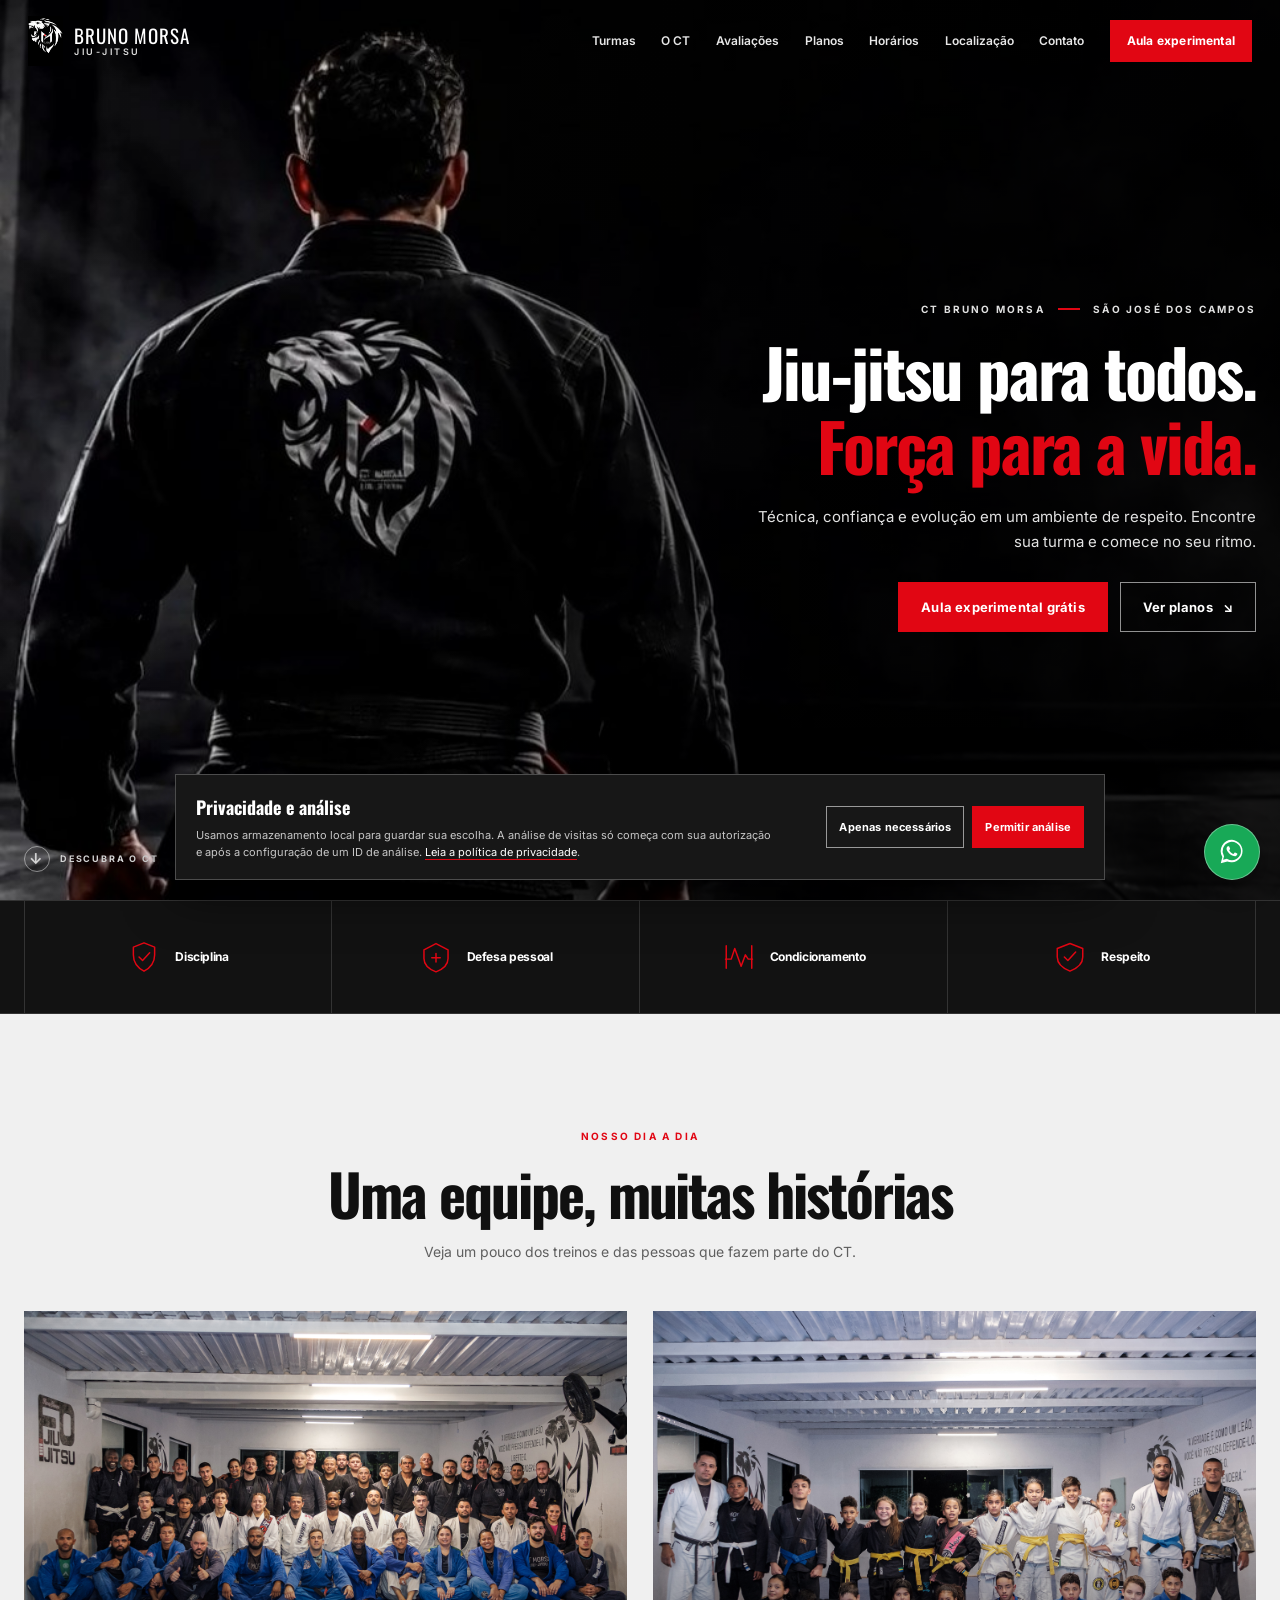
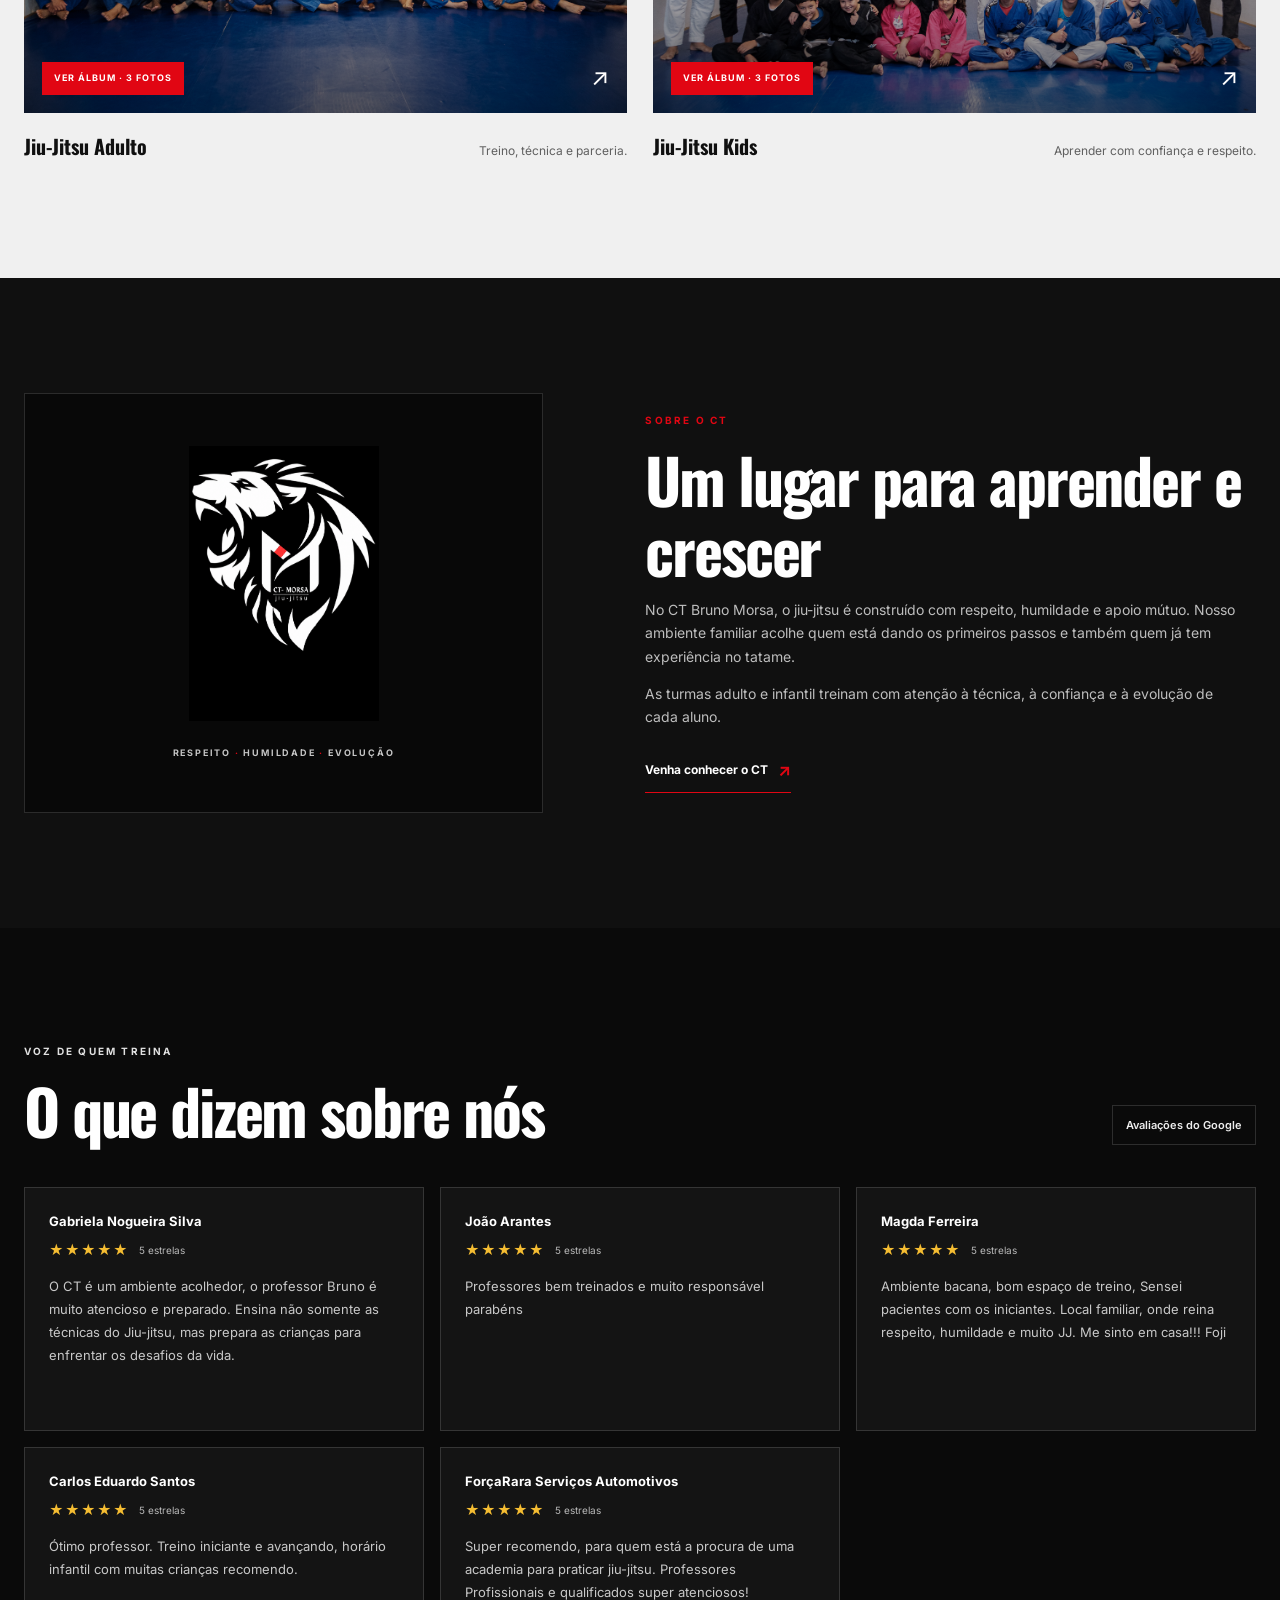
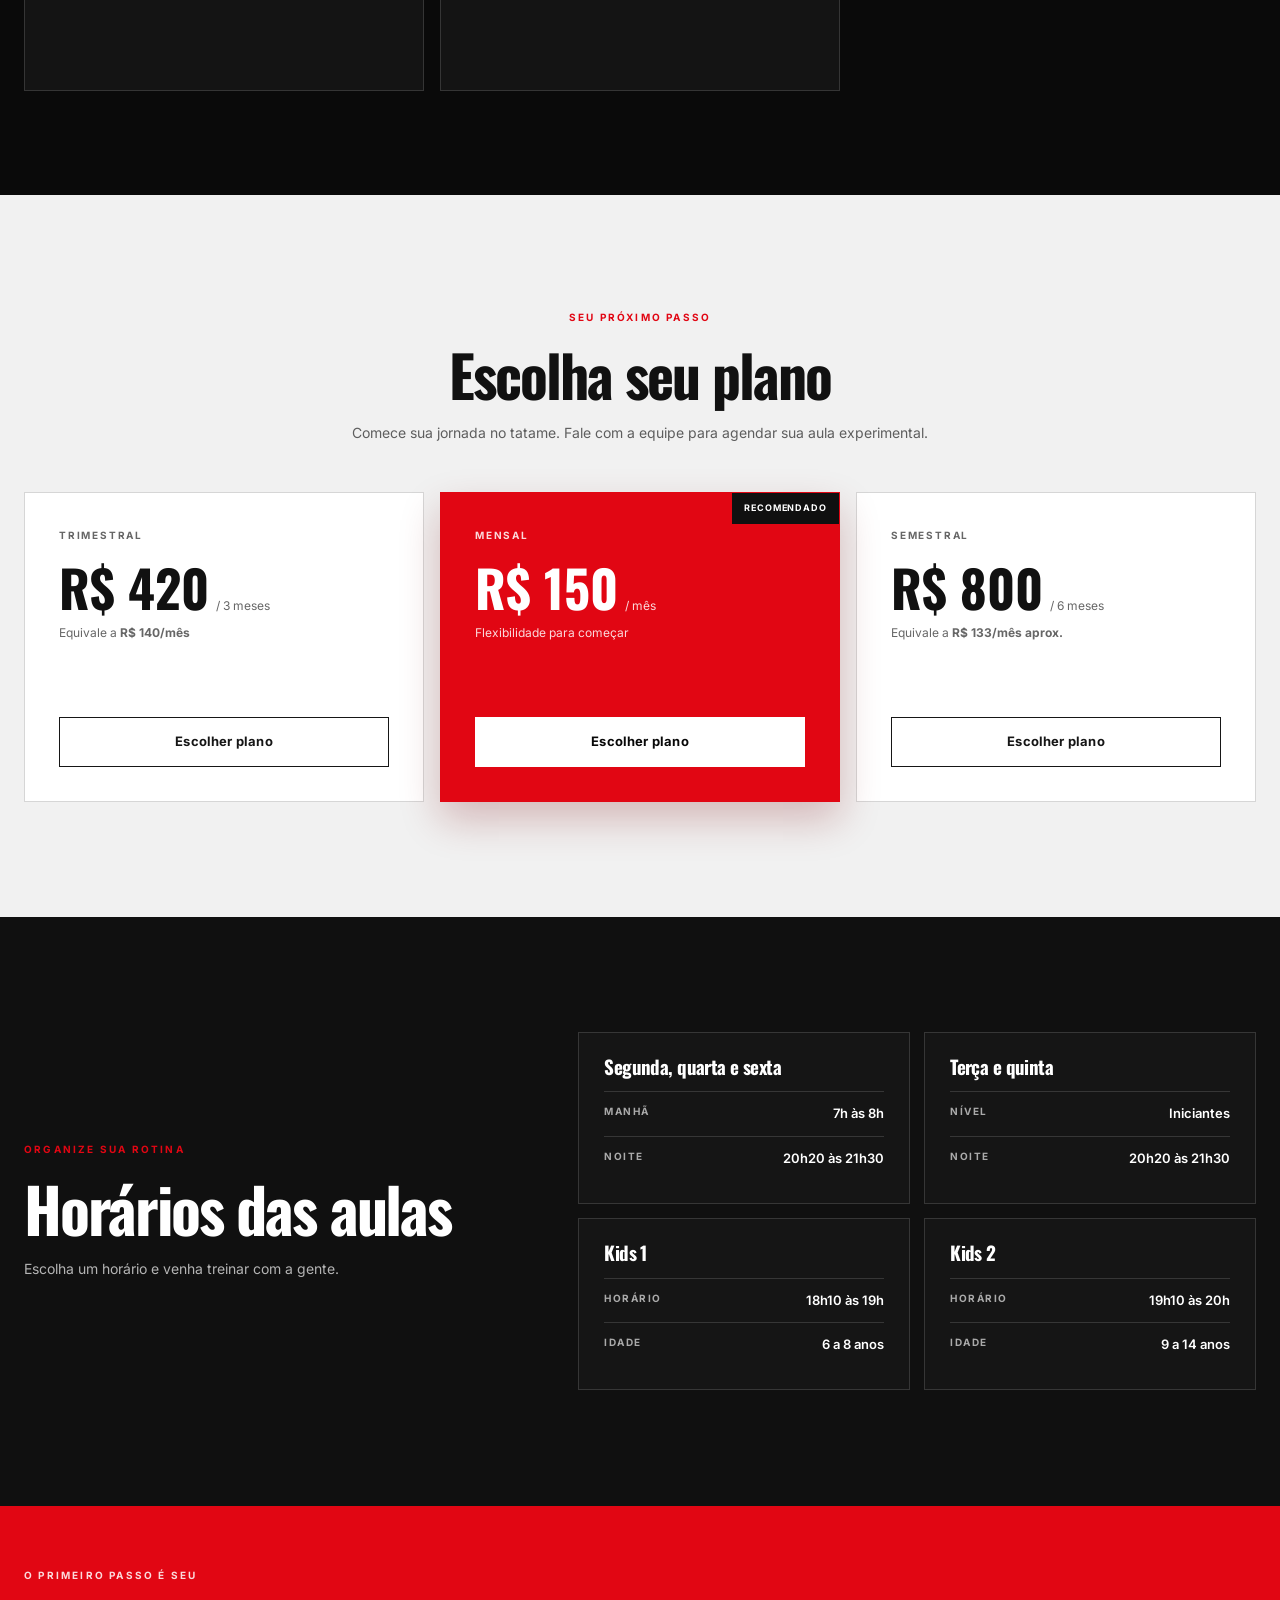
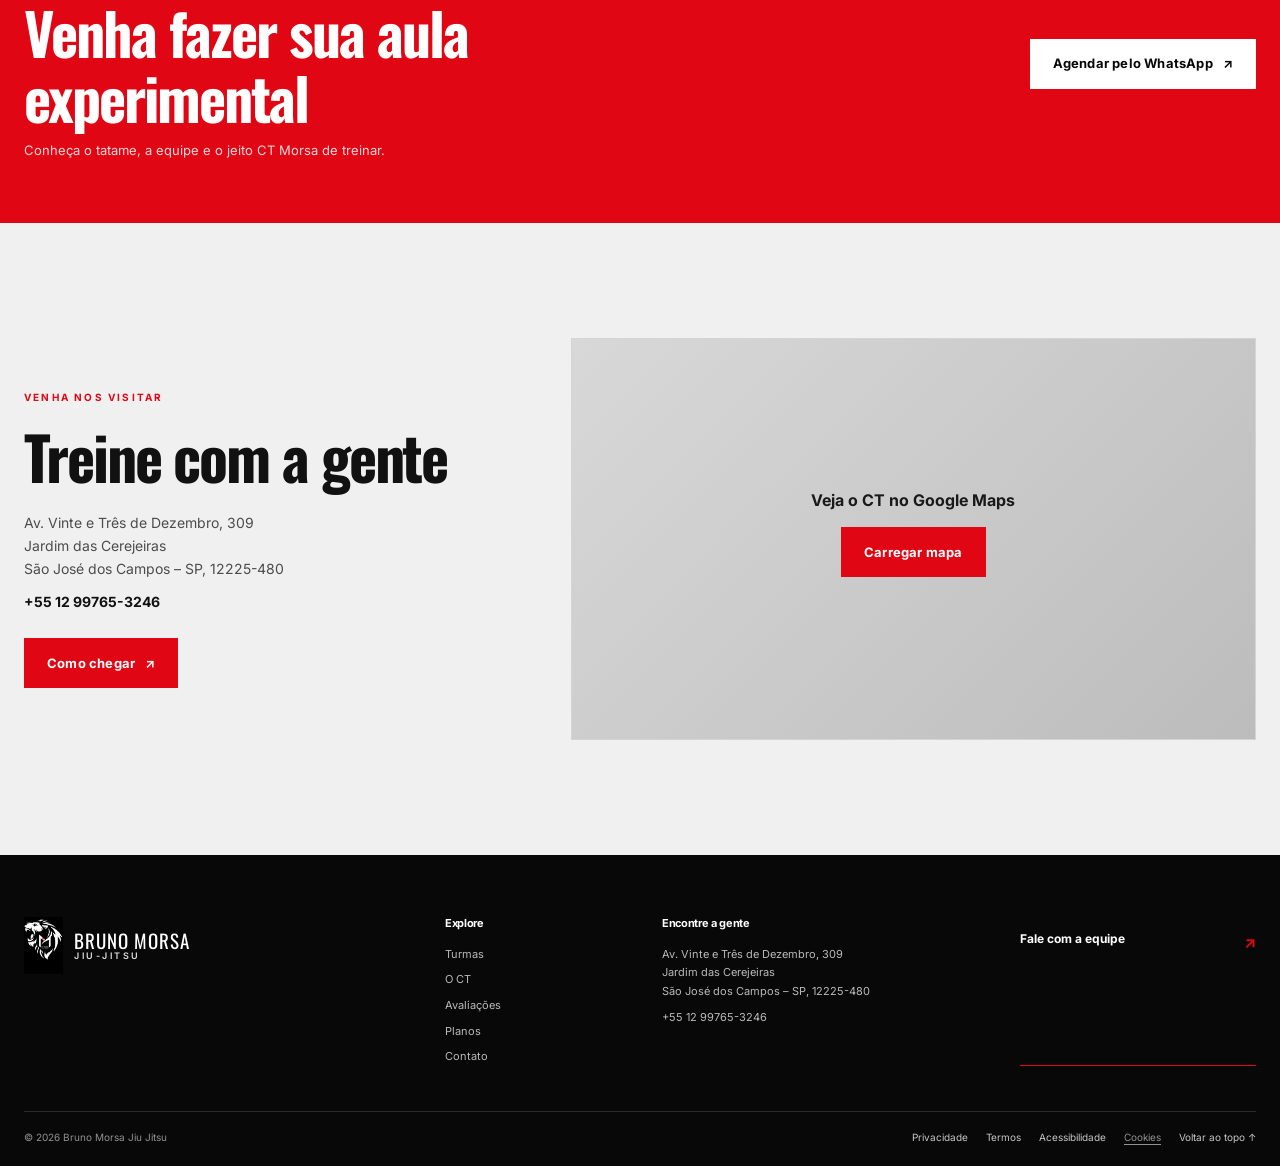
<file: index.html>
<!doctype html>
<html lang="pt-BR">
<head>
  <meta charset="utf-8">
  <meta name="viewport" content="width=device-width, initial-scale=1">
  <meta name="theme-color" content="#080808">
  <title>Bruno Morsa Jiu Jitsu | CT Morsa em São José dos Campos</title>
  <meta name="description" content="Treine jiu-jitsu adulto e kids no CT Bruno Morsa, em São José dos Campos. Agende sua aula experimental gratuita pelo WhatsApp.">
  <link rel="canonical" href="https://morsajiujitsu.vercel.app/">
  <meta name="robots" content="index,follow,max-image-preview:large">
  <meta name="author" content="Bruno Morsa Jiu Jitsu">
  <meta property="og:type" content="website">
  <meta property="og:url" content="https://morsajiujitsu.vercel.app/">
  <meta property="og:locale" content="pt_BR">
  <meta property="og:site_name" content="CT Bruno Morsa Jiu Jitsu">
  <meta property="og:title" content="Bruno Morsa Jiu Jitsu | CT Morsa">
  <meta property="og:description" content="Jiu-jitsu para todos. Conheça as turmas adulto e kids do CT Bruno Morsa.">
  <meta property="og:image" content="https://morsajiujitsu.vercel.app/social-preview.jpg">
  <meta property="og:image:alt" content="Treine jiu-jitsu no CT Bruno Morsa, em São José dos Campos">
  <meta property="og:image:width" content="1200">
  <meta property="og:image:height" content="630">
  <meta name="twitter:card" content="summary_large_image">
  <meta name="twitter:title" content="Bruno Morsa Jiu Jitsu | CT Morsa">
  <meta name="twitter:description" content="Jiu-jitsu para todos em São José dos Campos. Conheça as turmas adulto e kids.">
  <meta name="twitter:image" content="https://morsajiujitsu.vercel.app/social-preview.jpg">
  <meta name="twitter:image:alt" content="Treine jiu-jitsu no CT Bruno Morsa, em São José dos Campos">
  <link rel="icon" href="/favicon.ico" sizes="any">
  <link rel="icon" type="image/png" sizes="16x16" href="/favicon-16.png">
  <link rel="icon" type="image/png" sizes="32x32" href="/favicon-32.png">
  <link rel="icon" type="image/svg+xml" href="/favicon.svg">
  <link rel="apple-touch-icon" sizes="180x180" href="/apple-touch-icon.png">
  <link rel="manifest" href="/site.webmanifest">
  <link rel="preconnect" href="https://fonts.googleapis.com">
  <link rel="preconnect" href="https://fonts.gstatic.com" crossorigin>
  <link href="https://fonts.googleapis.com/css2?family=Inter:wght@400;500;600;700;800&family=Oswald:wght@500;600;700&display=swap" rel="stylesheet">
  <link rel="stylesheet" href="style.css">
  <script type="application/ld+json">
    {
      "@context": "https://schema.org",
      "@type": "SportsActivityLocation",
      "name": "Bruno Morsa Jiu Jitsu",
      "url": "https://morsajiujitsu.vercel.app/",
      "image": "https://morsajiujitsu.vercel.app/social-preview.jpg",
      "logo": "https://morsajiujitsu.vercel.app/logo.png",
      "sport": "Brazilian Jiu-Jitsu",
      "telephone": "+55 12 99765-3246",
      "priceRange": "R$ 150–R$ 800",
      "address": {
        "@type": "PostalAddress",
        "streetAddress": "Av. Vinte e Três de Dezembro, 309 - Jardim das Cerejeiras",
        "addressLocality": "São José dos Campos",
        "addressRegion": "SP",
        "postalCode": "12225-480",
        "addressCountry": "BR"
      }
    }
  </script>
  <script src="site-config.js" defer></script>
  <script src="site.js" defer></script>
  <script src="script.js" defer></script>
</head>
<body>
  <a class="skip-link" href="#conteudo">Pular para o conteúdo</a>
  <span class="header-sentinel" data-header-sentinel aria-hidden="true"></span>
  <header class="site-header" id="topo">
    <div class="header-inner">
      <a class="brand" href="#inicio" aria-label="Bruno Morsa Jiu Jitsu, início">
        <img src="logo.png" width="1042" height="1509" alt="Logo CT Morsa Jiu-Jitsu" decoding="async">
        <span class="brand-name">BRUNO MORSA<small>JIU-JITSU</small></span>
      </a>
      <button class="menu-toggle" type="button" aria-label="Abrir menu" aria-expanded="false" aria-controls="site-nav">
        <span></span><span></span><span></span>
      </button>
      <nav class="site-nav" id="site-nav" aria-label="Navegação principal">
        <a href="#albuns">Turmas</a>
        <a href="#sobre">O CT</a>
        <a href="#avaliacoes">Avaliações</a>
        <a href="#planos">Planos</a>
        <a href="#horarios">Horários</a>
        <a href="#localizacao">Localização</a>
        <a href="contato">Contato</a>
        <a class="button button-small nav-cta" href="https://wa.me/5512997653246?text=Ol%C3%A1%21%20Quero%20agendar%20uma%20aula%20experimental" target="_blank" rel="noopener">Aula experimental</a>
      </nav>
    </div>
  </header>

  <main id="conteudo">
    <section class="hero" id="inicio" aria-labelledby="hero-title">
      <div class="hero-media" aria-hidden="true">
        <video autoplay muted loop playsinline preload="metadata" poster="hero-poster.jpg">
          <source src="hero.mp4" type="video/mp4">
        </video>
        <div class="hero-shade"></div>
      </div>
      <div class="hero-inner page-width">
        <div class="hero-copy">
          <p class="eyebrow">CT BRUNO MORSA <span class="eyebrow-rule" aria-hidden="true"></span> SÃO JOSÉ DOS CAMPOS</p>
          <h1 id="hero-title">Jiu-jitsu para todos.<br><span>Força para a vida.</span></h1>
          <p class="hero-description">Técnica, confiança e evolução em um ambiente de respeito. Encontre sua turma e comece no seu ritmo.</p>
          <div class="hero-actions">
            <a class="button" href="https://wa.me/5512997653246?text=Ol%C3%A1%21%20Quero%20agendar%20uma%20aula%20experimental" target="_blank" rel="noopener">Aula experimental grátis</a>
            <a class="button button-outline" href="#planos">Ver planos <span aria-hidden="true">↘</span></a>
          </div>
        </div>
        <a class="hero-scroll" href="#beneficios"><span aria-hidden="true">↓</span> DESCUBRA O CT</a>
      </div>
    </section>

    <section class="benefits" id="beneficios" aria-label="Benefícios do jiu-jitsu">
      <div class="benefits-inner page-width">
        <article class="benefit" data-reveal>
          <svg viewBox="0 0 48 48" aria-hidden="true"><path d="M24 4 39 10v11c0 10-6 18-15 23C15 39 9 31 9 21V10l15-6Z"/><path d="m17 24 5 5 10-11"/></svg>
          <h2>Disciplina</h2>
        </article>
        <article class="benefit" data-reveal>
          <svg viewBox="0 0 48 48" aria-hidden="true"><path d="M24 5 41 14v12c0 9-7 15-17 19C14 41 7 35 7 26V14l17-9Z"/><path d="M18 25h12M24 19v12"/></svg>
          <h2>Defesa pessoal</h2>
        </article>
        <article class="benefit" data-reveal>
          <svg viewBox="0 0 48 48" aria-hidden="true"><path d="M5 27h8l5-15 9 25 6-16 4 6h6"/><path d="M6 8v32M42 8v32"/></svg>
          <h2>Condicionamento</h2>
        </article>
        <article class="benefit" data-reveal>
          <svg viewBox="0 0 48 48" aria-hidden="true"><path d="M24 5 42 12v12c0 10-8 16-18 20C14 40 6 34 6 24V12l18-7Z"/><path d="m16 24 5 5 11-12"/></svg>
          <h2>Respeito</h2>
        </article>
      </div>
    </section>

    <section class="section gallery-section" id="albuns" aria-labelledby="albuns-title">
      <div class="page-width">
        <div class="section-heading">
          <p class="eyebrow" data-text-reveal>NOSSO DIA A DIA</p>
          <h2 id="albuns-title" data-text-reveal>Uma equipe, muitas histórias</h2>
          <p data-text-reveal>Veja um pouco dos treinos e das pessoas que fazem parte do CT.</p>
        </div>
        <div class="album-grid">
          <button class="album-card" type="button" data-open-gallery="adultos" data-reveal aria-label="Ver álbum adulto, 3 fotos">
            <span class="album-image"><img src="adultos-3(capa).jpeg" width="6000" height="4000" alt="Foto de grupo da turma adulta" loading="lazy" decoding="async"><span class="album-badge">VER ÁLBUM <span aria-hidden="true">·</span> 3 FOTOS</span><span class="album-arrow" aria-hidden="true">↗</span></span>
            <span class="album-caption"><strong>Jiu-Jitsu Adulto</strong><span>Treino, técnica e parceria.</span></span>
          </button>
          <button class="album-card" type="button" data-open-gallery="kids" data-reveal aria-label="Ver álbum kids, 3 fotos">
            <span class="album-image"><img src="kids-3(capa).jpeg" width="5726" height="3817" alt="Foto de grupo da turma kids" loading="lazy" decoding="async"><span class="album-badge">VER ÁLBUM <span aria-hidden="true">·</span> 3 FOTOS</span><span class="album-arrow" aria-hidden="true">↗</span></span>
            <span class="album-caption"><strong>Jiu-Jitsu Kids</strong><span>Aprender com confiança e respeito.</span></span>
          </button>
        </div>
      </div>
    </section>

    <section class="section about-section" id="sobre" aria-labelledby="sobre-title">
      <div class="about-inner page-width">
        <div class="about-mark" data-reveal>
          <img src="logo.png" width="1042" height="1509" alt="Símbolo do CT Morsa Jiu-Jitsu" loading="lazy" decoding="async">
          <span>RESPEITO <i>·</i> HUMILDADE <i>·</i> EVOLUÇÃO</span>
        </div>
        <div class="about-copy">
          <p class="eyebrow" data-text-reveal>SOBRE O CT</p>
          <h2 id="sobre-title" data-text-reveal>Um lugar para aprender e crescer</h2>
          <p data-text-reveal>No CT Bruno Morsa, o jiu-jitsu é construído com respeito, humildade e apoio mútuo. Nosso ambiente familiar acolhe quem está dando os primeiros passos e também quem já tem experiência no tatame.</p>
          <p data-text-reveal>As turmas adulto e infantil treinam com atenção à técnica, à confiança e à evolução de cada aluno.</p>
          <a class="text-link" href="https://wa.me/5512997653246?text=Ol%C3%A1%21%20Quero%20conhecer%20o%20CT%20Bruno%20Morsa" target="_blank" rel="noopener">Venha conhecer o CT <span aria-hidden="true">↗</span></a>
        </div>
      </div>
    </section>

    <section class="section reviews-section" id="avaliacoes" aria-labelledby="avaliacoes-title">
      <div class="page-width reviews-heading">
        <div>
          <p class="eyebrow" data-text-reveal>VOZ DE QUEM TREINA</p>
          <h2 id="avaliacoes-title" data-text-reveal>O que dizem sobre nós</h2>
        </div>
        <span class="google-badge">Avaliações do Google</span>
      </div>
      <div class="page-width review-grid">
        <article class="review-card" data-reveal>
          <div class="review-author">Gabriela Nogueira Silva</div>
          <div class="review-rating"><span aria-label="5 estrelas">★★★★★</span><span>5 estrelas</span></div>
          <blockquote>O CT é um ambiente acolhedor, o professor Bruno é muito atencioso e preparado. Ensina não somente as técnicas do Jiu-jitsu, mas prepara as crianças para enfrentar os desafios da vida.</blockquote>
        </article>
        <article class="review-card" data-reveal>
          <div class="review-author">João Arantes</div>
          <div class="review-rating"><span aria-label="5 estrelas">★★★★★</span><span>5 estrelas</span></div>
          <blockquote>Professores bem treinados e muito responsável parabéns</blockquote>
        </article>
        <article class="review-card" data-reveal>
          <div class="review-author">Magda Ferreira</div>
          <div class="review-rating"><span aria-label="5 estrelas">★★★★★</span><span>5 estrelas</span></div>
          <blockquote>Ambiente bacana, bom espaço de treino, Sensei pacientes com os iniciantes. Local familiar, onde reina respeito, humildade e muito JJ. Me sinto em casa!!! Foji</blockquote>
        </article>
        <article class="review-card" data-reveal>
          <div class="review-author">Carlos Eduardo Santos</div>
          <div class="review-rating"><span aria-label="5 estrelas">★★★★★</span><span>5 estrelas</span></div>
          <blockquote>Ótimo professor. Treino iniciante e avançando, horário infantil com muitas crianças recomendo.</blockquote>
        </article>
        <article class="review-card" data-reveal>
          <div class="review-author">ForçaRara Serviços Automotivos</div>
          <div class="review-rating"><span aria-label="5 estrelas">★★★★★</span><span>5 estrelas</span></div>
          <blockquote>Super recomendo, para quem está a procura de uma academia para praticar jiu-jitsu. Professores Profissionais e qualificados super atenciosos!</blockquote>
        </article>
      </div>
    </section>

    <section class="section plans-section" id="planos" aria-labelledby="planos-title">
      <div class="page-width">
        <div class="section-heading">
          <p class="eyebrow" data-text-reveal>SEU PRÓXIMO PASSO</p>
          <h2 id="planos-title" data-text-reveal>Escolha seu plano</h2>
          <p data-text-reveal>Comece sua jornada no tatame. Fale com a equipe para agendar sua aula experimental.</p>
        </div>
        <div class="plan-grid">
          <article class="plan-card" data-reveal>
            <p class="plan-period">TRIMESTRAL</p>
            <p class="plan-price"><strong>R$ 420</strong><span>/ 3 meses</span></p>
            <p class="plan-detail">Equivale a <strong>R$ 140/mês</strong></p>
            <a class="button button-outline" href="https://wa.me/5512997653246?text=Ol%C3%A1%21%20Tenho%20interesse%20no%20plano%20trimestral%20de%20Jiu-Jitsu" target="_blank" rel="noopener">Escolher plano</a>
          </article>
          <article class="plan-card plan-featured" data-reveal>
            <span class="plan-badge">RECOMENDADO</span>
            <p class="plan-period">MENSAL</p>
            <p class="plan-price"><strong>R$ 150</strong><span>/ mês</span></p>
            <p class="plan-detail">Flexibilidade para começar</p>
            <a class="button button-light" href="https://wa.me/5512997653246?text=Ol%C3%A1%21%20Tenho%20interesse%20no%20plano%20mensal%20de%20Jiu-Jitsu" target="_blank" rel="noopener">Escolher plano</a>
          </article>
          <article class="plan-card" data-reveal>
            <p class="plan-period">SEMESTRAL</p>
            <p class="plan-price"><strong>R$ 800</strong><span>/ 6 meses</span></p>
            <p class="plan-detail">Equivale a <strong>R$ 133/mês aprox.</strong></p>
            <a class="button button-outline" href="https://wa.me/5512997653246?text=Ol%C3%A1%21%20Tenho%20interesse%20no%20plano%20semestral%20de%20Jiu-Jitsu" target="_blank" rel="noopener">Escolher plano</a>
          </article>
        </div>
      </div>
    </section>

    <section class="section schedule-section" id="horarios" aria-labelledby="horarios-title">
      <div class="page-width schedule-inner">
        <div class="section-heading schedule-heading">
          <p class="eyebrow" data-text-reveal>ORGANIZE SUA ROTINA</p>
          <h2 id="horarios-title" data-text-reveal>Horários das aulas</h2>
          <p data-text-reveal>Escolha um horário e venha treinar com a gente.</p>
        </div>
        <div class="schedule-grid" data-reveal>
          <article class="schedule-card">
            <h3>Segunda, quarta e sexta</h3>
            <p><span>MANHÃ</span><time>7h às 8h</time></p>
            <p><span>NOITE</span><time>20h20 às 21h30</time></p>
          </article>
          <article class="schedule-card">
            <h3>Terça e quinta</h3>
            <p><span>NÍVEL</span><time>Iniciantes</time></p>
            <p><span>NOITE</span><time>20h20 às 21h30</time></p>
          </article>
          <article class="schedule-card">
            <h3>Kids 1</h3>
            <p><span>HORÁRIO</span><time>18h10 às 19h</time></p>
            <p><span>IDADE</span><time>6 a 8 anos</time></p>
          </article>
          <article class="schedule-card">
            <h3>Kids 2</h3>
            <p><span>HORÁRIO</span><time>19h10 às 20h</time></p>
            <p><span>IDADE</span><time>9 a 14 anos</time></p>
          </article>
        </div>
      </div>
    </section>

    <section class="final-cta" aria-labelledby="cta-title">
      <div class="page-width final-cta-inner">
        <div>
          <p class="eyebrow" data-text-reveal>O PRIMEIRO PASSO É SEU</p>
          <h2 id="cta-title" data-text-reveal>Venha fazer sua aula experimental</h2>
          <p data-text-reveal>Conheça o tatame, a equipe e o jeito CT Morsa de treinar.</p>
        </div>
        <a class="button button-light" href="https://wa.me/5512997653246?text=Ol%C3%A1%21%20Quero%20agendar%20uma%20aula%20experimental" target="_blank" rel="noopener">Agendar pelo WhatsApp <span aria-hidden="true">↗</span></a>
      </div>
    </section>

    <section class="section location-section" id="localizacao" aria-labelledby="localizacao-title">
      <div class="page-width location-inner">
        <div class="location-copy">
          <p class="eyebrow" data-text-reveal>VENHA NOS VISITAR</p>
          <h2 id="localizacao-title" data-text-reveal>Treine com a gente</h2>
          <address data-text-reveal>Av. Vinte e Três de Dezembro, 309<br>Jardim das Cerejeiras<br>São José dos Campos – SP, 12225-480</address>
          <a class="phone-link" href="tel:+5512997653246">+55 12 99765-3246</a>
          <a class="button" href="https://www.google.com/maps/search/?api=1&query=Av.%20Vinte%20e%20Tr%C3%AAs%20de%20Dezembro%2C%20309%20-%20Jardim%20das%20Cerejeiras%2C%20S%C3%A3o%20Jos%C3%A9%20dos%20Campos%20-%20SP%2C%2012225-480" target="_blank" rel="noopener">Como chegar <span aria-hidden="true">↗</span></a>
        </div>
        <div class="map-frame" data-reveal>
          <div class="map-placeholder"><p>Veja o CT no Google Maps</p><button class="button" type="button" data-load-map data-map-src="https://maps.google.com/maps?q=Av.%20Vinte%20e%20Tr%C3%AAs%20de%20Dezembro%2C%20309%20-%20Jardim%20das%20Cerejeiras%2C%20S%C3%A3o%20Jos%C3%A9%20dos%20Campos%20-%20SP%2C%2012225-480&amp;output=embed">Carregar mapa</button><span class="map-status" aria-live="polite"></span></div>
          <iframe title="Mapa do CT Bruno Morsa Jiu Jitsu em São José dos Campos" loading="lazy" referrerpolicy="no-referrer-when-downgrade" allowfullscreen hidden></iframe>
        </div>
      </div>
    </section>
  </main>

  <footer class="site-footer">
    <div class="page-width footer-main">
      <a class="brand footer-brand" href="#inicio" aria-label="Bruno Morsa Jiu Jitsu, início">
        <img src="logo.png" width="1042" height="1509" alt="Logo CT Morsa Jiu-Jitsu" loading="lazy" decoding="async">
        <span class="brand-name">BRUNO MORSA<small>JIU-JITSU</small></span>
      </a>
      <div class="footer-column"><h2>Explore</h2><a href="#albuns">Turmas</a><a href="#sobre">O CT</a><a href="#avaliacoes">Avaliações</a><a href="#planos">Planos</a><a href="contato">Contato</a></div>
      <div class="footer-column"><h2>Encontre a gente</h2><p>Av. Vinte e Três de Dezembro, 309<br>Jardim das Cerejeiras<br>São José dos Campos – SP, 12225-480</p><a href="tel:+5512997653246">+55 12 99765-3246</a></div>
      <a class="footer-cta" href="https://wa.me/5512997653246?text=Ol%C3%A1%21%20Quero%20agendar%20uma%20aula%20experimental" target="_blank" rel="noopener">Fale com a equipe <span aria-hidden="true">↗</span></a>
    </div>
    <div class="page-width footer-bottom"><span>© <span id="current-year">2026</span> Bruno Morsa Jiu Jitsu</span><div class="footer-legal"><a href="privacidade">Privacidade</a><a href="termos">Termos</a><a href="acessibilidade">Acessibilidade</a><button type="button" data-cookie-preferences>Cookies</button><a href="#topo">Voltar ao topo ↑</a></div></div>
  </footer>

  <a class="whatsapp-float" href="https://wa.me/5512997653246?text=Ol%C3%A1%21%20Quero%20agendar%20uma%20aula%20experimental" target="_blank" rel="noopener" aria-label="Fale conosco pelo WhatsApp">
    <svg viewBox="0 0 32 32" aria-hidden="true"><path d="M16 3a12 12 0 0 0-10.3 18.2L4 28l7-1.8A12 12 0 1 0 16 3Zm0 21.8a9.8 9.8 0 0 1-5-1.4l-.4-.2-4.1 1.1 1.1-4-.3-.4A9.8 9.8 0 1 1 16 24.8Zm5.4-7.3c-.3-.1-1.7-.8-2-.9-.3-.1-.5-.1-.7.2s-.7.9-.9 1.1-.3.2-.6.1a8.1 8.1 0 0 1-2.4-1.5 9 9 0 0 1-1.7-2.1c-.2-.3 0-.5.1-.6l.4-.5.3-.5c.1-.2 0-.4 0-.5l-.9-2.1c-.2-.5-.5-.4-.7-.4H12c-.2 0-.5.1-.8.4-.3.3-1 1-1 2.3s1 2.7 1.2 2.9c.1.2 2 3.1 4.8 4.3.7.3 1.2.5 1.6.6.7.2 1.3.2 1.8.1.6-.1 1.7-.7 1.9-1.4.2-.7.2-1.3.1-1.4-.1-.1-.3-.2-.6-.3Z"/></svg>
  </a>

  <dialog class="lightbox" id="lightbox" aria-label="Álbum de fotos">
    <div class="lightbox-panel">
      <div class="lightbox-top"><div><p class="eyebrow">ÁLBUM</p><h2 id="lightbox-title">Jiu-Jitsu</h2></div><button class="lightbox-close" type="button" aria-label="Fechar álbum">×</button></div>
      <div class="lightbox-view">
        <button class="lightbox-arrow lightbox-prev" type="button" aria-label="Foto anterior">‹</button>
        <figure class="lightbox-media"><img id="lightbox-image" alt="Foto da equipe do CT Morsa Jiu-Jitsu" width="6000" height="4000"></figure>
        <button class="lightbox-arrow lightbox-next" type="button" aria-label="Próxima foto">›</button>
      </div>
      <div class="lightbox-bottom"><span class="lightbox-count" id="lightbox-count" aria-live="polite"></span><div class="lightbox-thumbs" id="lightbox-thumbs" aria-label="Miniaturas do álbum"></div></div>
    </div>
  </dialog>
</body>
</html>
</file>
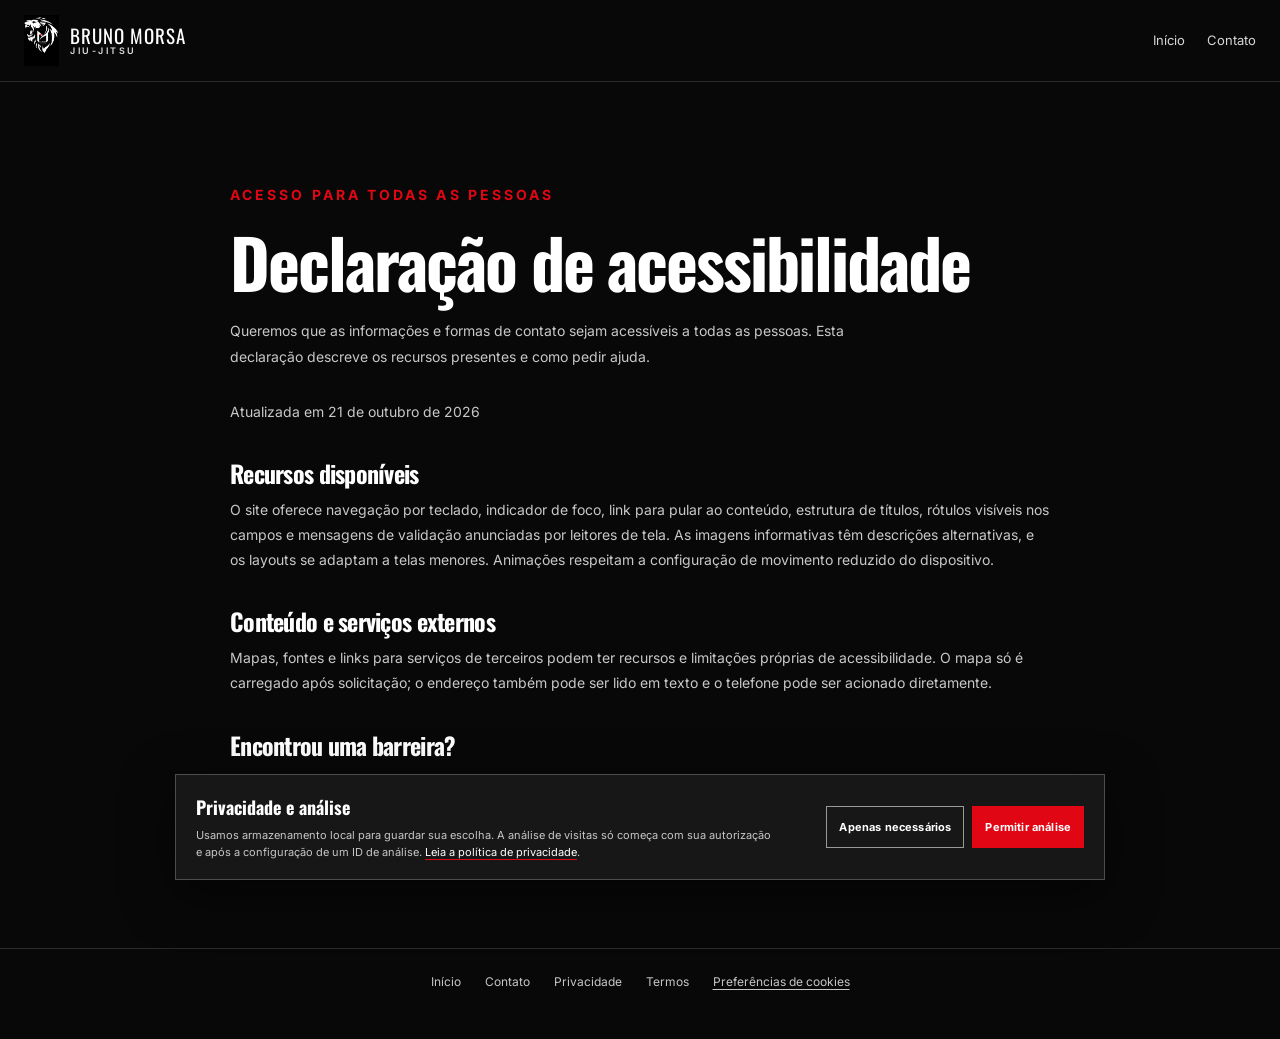
<file: acessibilidade.html>
<!doctype html>
<html lang="pt-BR"><head>
  <meta charset="utf-8"><meta name="viewport" content="width=device-width,initial-scale=1"><meta name="theme-color" content="#080808">
  <title>Acessibilidade | CT Bruno Morsa</title><meta name="description" content="Conheça os recursos de acessibilidade do site do CT Bruno Morsa e saiba como relatar uma barreira."><link rel="canonical" href="https://morsajiujitsu.vercel.app/acessibilidade"><meta name="robots" content="index,follow">
  <meta property="og:type" content="website"><meta property="og:url" content="https://morsajiujitsu.vercel.app/acessibilidade"><meta property="og:locale" content="pt_BR"><meta property="og:site_name" content="CT Bruno Morsa Jiu Jitsu"><meta property="og:title" content="Acessibilidade | CT Bruno Morsa"><meta property="og:description" content="Recursos de acessibilidade e canal para relatar barreiras no site."><meta property="og:image" content="https://morsajiujitsu.vercel.app/social-preview.jpg"><meta property="og:image:alt" content="CT Bruno Morsa Jiu-Jitsu em São José dos Campos">
  <meta name="twitter:card" content="summary_large_image"><meta name="twitter:title" content="Acessibilidade | CT Bruno Morsa"><meta name="twitter:description" content="Recursos e canal para relatar barreiras de acessibilidade."><meta name="twitter:image" content="https://morsajiujitsu.vercel.app/social-preview.jpg">
  <link rel="icon" href="/favicon.ico" sizes="any"><link rel="icon" type="image/png" sizes="16x16" href="/favicon-16.png"><link rel="icon" type="image/png" sizes="32x32" href="/favicon-32.png"><link rel="icon" type="image/svg+xml" href="/favicon.svg"><link rel="apple-touch-icon" sizes="180x180" href="/apple-touch-icon.png"><link rel="manifest" href="/site.webmanifest"><link rel="preconnect" href="https://fonts.googleapis.com"><link rel="preconnect" href="https://fonts.gstatic.com" crossorigin><link href="https://fonts.googleapis.com/css2?family=Inter:wght@400;500;600;700;800&family=Oswald:wght@500;600;700&display=swap" rel="stylesheet"><link rel="stylesheet" href="style.css">
  <script src="site-config.js" defer></script><script src="site.js" defer></script>
</head><body class="aux-page"><a class="skip-link" href="#conteudo">Pular para o conteúdo</a><header class="aux-header"><a class="brand" href="/" aria-label="CT Bruno Morsa Jiu Jitsu, início"><img src="logo.png" width="1042" height="1509" alt="Logo CT Morsa Jiu-Jitsu"><span class="brand-name">BRUNO MORSA<small>JIU-JITSU</small></span></a><nav aria-label="Navegação principal"><a href="/">Início</a><a href="contato">Contato</a></nav></header>
<main id="conteudo" class="legal-main legal-copy"><p class="eyebrow">ACESSO PARA TODAS AS PESSOAS</p><h1>Declaração de acessibilidade</h1><p class="aux-lead">Queremos que as informações e formas de contato sejam acessíveis a todas as pessoas. Esta declaração descreve os recursos presentes e como pedir ajuda.</p><p class="legal-updated">Atualizada em 21 de outubro de 2026</p>
<h2>Recursos disponíveis</h2><p>O site oferece navegação por teclado, indicador de foco, link para pular ao conteúdo, estrutura de títulos, rótulos visíveis nos campos e mensagens de validação anunciadas por leitores de tela. As imagens informativas têm descrições alternativas, e os layouts se adaptam a telas menores. Animações respeitam a configuração de movimento reduzido do dispositivo.</p>
<h2>Conteúdo e serviços externos</h2><p>Mapas, fontes e links para serviços de terceiros podem ter recursos e limitações próprias de acessibilidade. O mapa só é carregado após solicitação; o endereço também pode ser lido em texto e o telefone pode ser acionado diretamente.</p>
<h2>Encontrou uma barreira?</h2><p>Se algum conteúdo estiver difícil de ler, navegar ou entender, conte à equipe qual página e dispositivo você estava usando. Ligue ou envie mensagem pelo WhatsApp para <a href="tel:+5512997653246">+55 12 99765-3246</a>. Podemos orientar você e usar o relato para melhorar o site.</p>
</main><footer class="aux-footer"><a href="/">Início</a><a href="contato">Contato</a><a href="privacidade">Privacidade</a><a href="termos">Termos</a><button type="button" data-cookie-preferences>Preferências de cookies</button></footer></body></html>
</file>
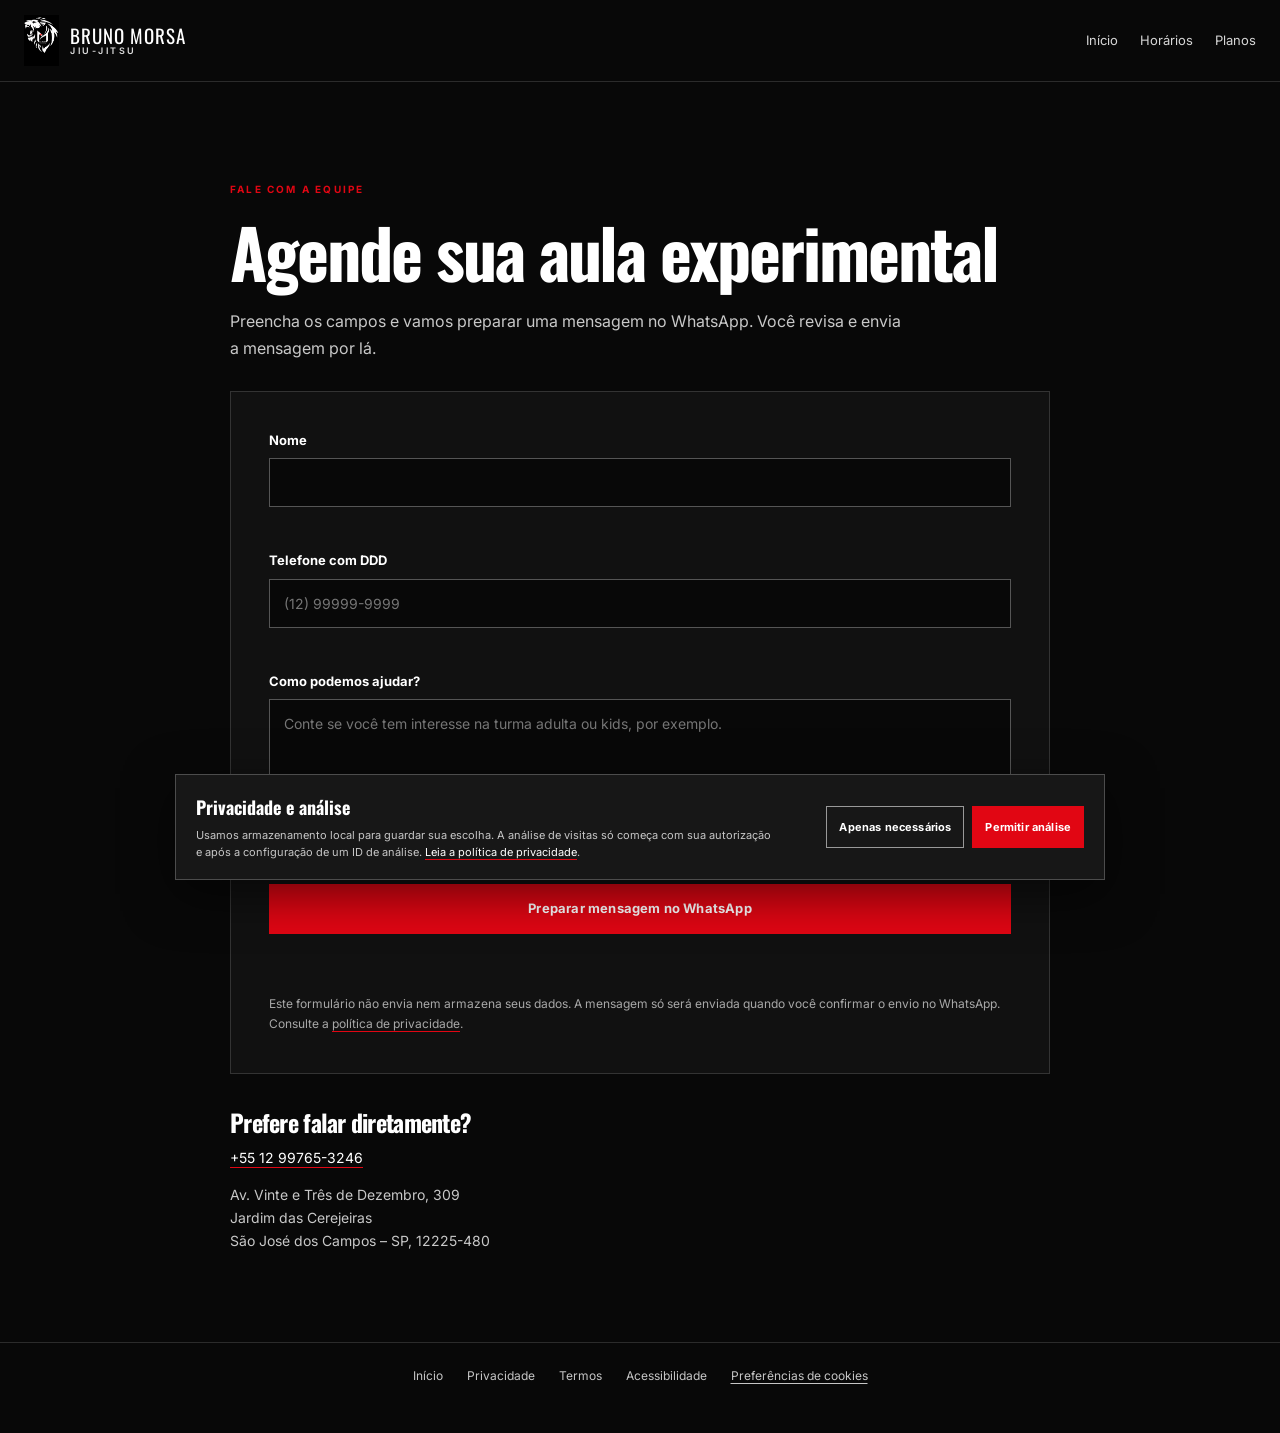
<file: contato.html>
<!doctype html>
<html lang="pt-BR">
<head>
  <meta charset="utf-8"><meta name="viewport" content="width=device-width,initial-scale=1"><meta name="theme-color" content="#080808">
  <title>Contato e aula experimental | CT Bruno Morsa</title>
  <meta name="description" content="Fale com o CT Bruno Morsa e agende sua aula experimental de jiu-jitsu em São José dos Campos.">
  <link rel="canonical" href="https://morsajiujitsu.vercel.app/contato"><meta name="robots" content="index,follow">
  <meta property="og:type" content="website"><meta property="og:url" content="https://morsajiujitsu.vercel.app/contato"><meta property="og:locale" content="pt_BR"><meta property="og:site_name" content="CT Bruno Morsa Jiu Jitsu"><meta property="og:title" content="Contato e aula experimental | CT Bruno Morsa"><meta property="og:description" content="Fale com a equipe do CT Bruno Morsa e encontre sua turma em São José dos Campos."><meta property="og:image" content="https://morsajiujitsu.vercel.app/social-preview.jpg"><meta property="og:image:alt" content="CT Bruno Morsa Jiu-Jitsu em São José dos Campos"><meta property="og:image:width" content="1200"><meta property="og:image:height" content="630">
  <meta name="twitter:card" content="summary_large_image"><meta name="twitter:title" content="Contato e aula experimental | CT Bruno Morsa"><meta name="twitter:description" content="Agende uma aula experimental de jiu-jitsu."><meta name="twitter:image" content="https://morsajiujitsu.vercel.app/social-preview.jpg"><meta name="twitter:image:alt" content="CT Bruno Morsa Jiu-Jitsu em São José dos Campos">
  <link rel="icon" href="/favicon.ico" sizes="any"><link rel="icon" type="image/png" sizes="16x16" href="/favicon-16.png"><link rel="icon" type="image/png" sizes="32x32" href="/favicon-32.png"><link rel="icon" type="image/svg+xml" href="/favicon.svg"><link rel="apple-touch-icon" sizes="180x180" href="/apple-touch-icon.png"><link rel="manifest" href="/site.webmanifest">
  <link rel="preconnect" href="https://fonts.googleapis.com"><link rel="preconnect" href="https://fonts.gstatic.com" crossorigin><link href="https://fonts.googleapis.com/css2?family=Inter:wght@400;500;600;700;800&family=Oswald:wght@500;600;700&display=swap" rel="stylesheet"><link rel="stylesheet" href="style.css">
  <script src="site-config.js" defer></script><script src="site.js" defer></script><script src="contact.js" defer></script>
</head>
<body class="aux-page">
  <a class="skip-link" href="#conteudo">Pular para o conteúdo</a>
  <header class="aux-header"><a class="brand" href="/" aria-label="CT Bruno Morsa Jiu Jitsu, início"><img src="logo.png" width="1042" height="1509" alt="Logo CT Morsa Jiu-Jitsu"><span class="brand-name">BRUNO MORSA<small>JIU-JITSU</small></span></a><nav aria-label="Navegação principal"><a href="/">Início</a><a href="/#horarios">Horários</a><a href="/#planos">Planos</a></nav></header>
  <main id="conteudo" class="legal-main">
    <p class="eyebrow">FALE COM A EQUIPE</p><h1>Agende sua aula experimental</h1><p class="aux-lead">Preencha os campos e vamos preparar uma mensagem no WhatsApp. Você revisa e envia a mensagem por lá.</p>
    <form class="contact-form" id="contact-form" novalidate>
      <div class="form-field"><label for="name">Nome</label><input id="name" name="name" autocomplete="name" required aria-describedby="name-error"><span class="field-error" id="name-error"></span></div>
      <div class="form-field"><label for="phone">Telefone com DDD</label><input id="phone" name="phone" type="tel" inputmode="tel" autocomplete="tel" placeholder="(12) 99999-9999" required aria-describedby="phone-error"><span class="field-error" id="phone-error"></span></div>
      <div class="form-field"><label for="message">Como podemos ajudar?</label><textarea id="message" name="message" rows="5" required aria-describedby="message-error" placeholder="Conte se você tem interesse na turma adulta ou kids, por exemplo."></textarea><span class="field-error" id="message-error"></span></div>
      <button class="button" type="submit">Preparar mensagem no WhatsApp</button>
      <p class="form-status" id="form-status" role="status" aria-live="polite"></p>
      <a class="text-link" id="whatsapp-fallback" href="https://wa.me/5512997653246" target="_blank" rel="noopener" hidden>Continuar pelo WhatsApp <span aria-hidden="true">↗</span></a>
      <p class="form-note">Este formulário não envia nem armazena seus dados. A mensagem só será enviada quando você confirmar o envio no WhatsApp. Consulte a <a href="privacidade">política de privacidade</a>.</p>
    </form>
    <aside class="contact-details"><h2>Prefere falar diretamente?</h2><p><a href="tel:+5512997653246">+55 12 99765-3246</a></p><address>Av. Vinte e Três de Dezembro, 309<br>Jardim das Cerejeiras<br>São José dos Campos – SP, 12225-480</address></aside>
  </main>
  <footer class="aux-footer"><a href="/">Início</a><a href="privacidade">Privacidade</a><a href="termos">Termos</a><a href="acessibilidade">Acessibilidade</a><button type="button" data-cookie-preferences>Preferências de cookies</button></footer>
</body></html>
</file>
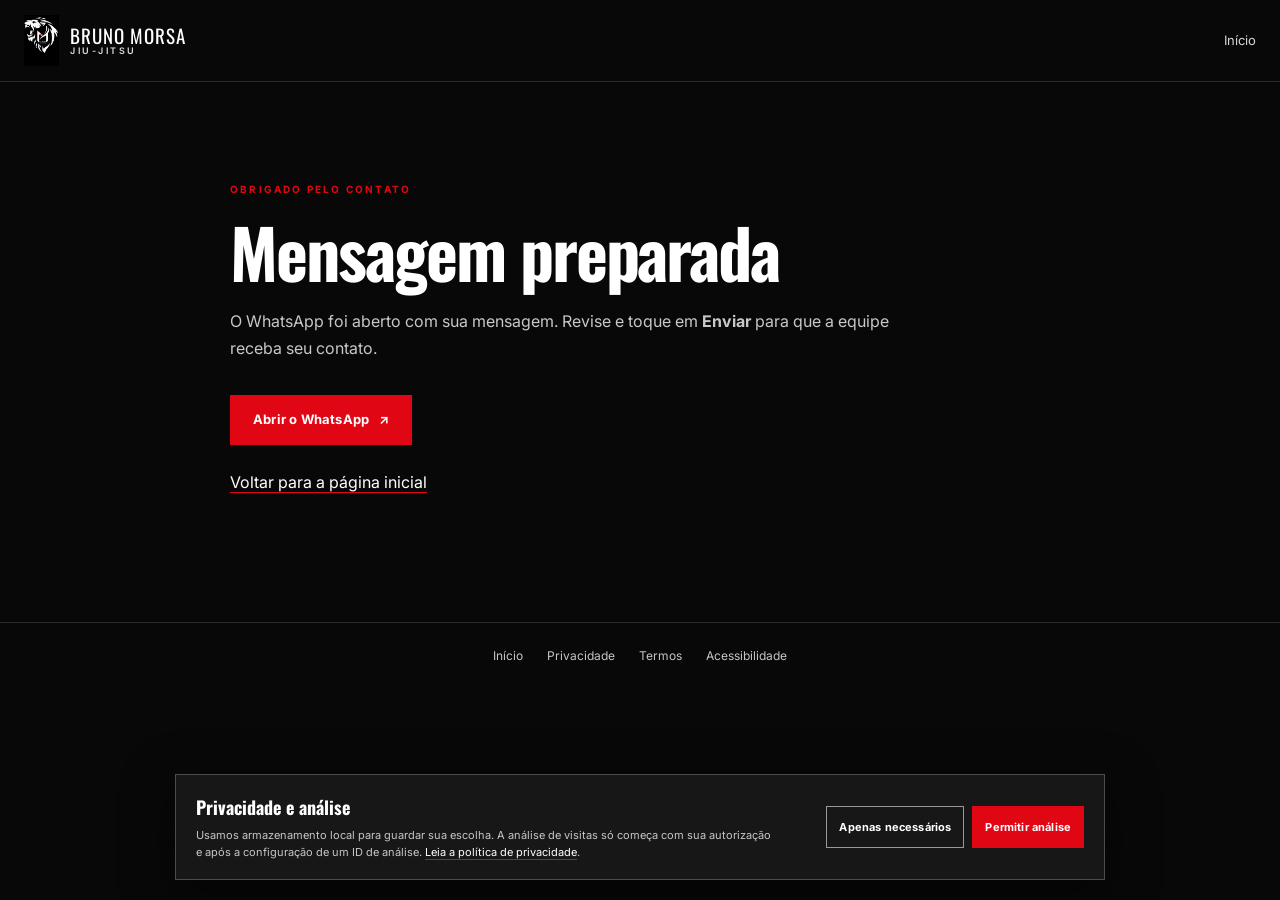
<file: obrigado.html>
<!doctype html>
<html lang="pt-BR"><head>
  <meta charset="utf-8"><meta name="viewport" content="width=device-width,initial-scale=1"><meta name="theme-color" content="#080808">
  <title>Mensagem preparada | CT Bruno Morsa</title><meta name="description" content="Sua mensagem foi preparada para continuar o contato com o CT Bruno Morsa pelo WhatsApp."><link rel="canonical" href="https://morsajiujitsu.vercel.app/obrigado"><meta name="robots" content="noindex,follow">
  <meta property="og:type" content="website"><meta property="og:url" content="https://morsajiujitsu.vercel.app/obrigado"><meta property="og:locale" content="pt_BR"><meta property="og:site_name" content="CT Bruno Morsa Jiu Jitsu"><meta property="og:title" content="Mensagem preparada | CT Bruno Morsa"><meta property="og:description" content="Continue pelo WhatsApp para enviar sua mensagem."><meta property="og:image" content="https://morsajiujitsu.vercel.app/social-preview.jpg"><meta property="og:image:alt" content="CT Bruno Morsa Jiu-Jitsu em São José dos Campos">
  <meta name="twitter:card" content="summary_large_image"><meta name="twitter:title" content="Mensagem preparada | CT Bruno Morsa"><meta name="twitter:description" content="Continue pelo WhatsApp para enviar sua mensagem."><meta name="twitter:image" content="https://morsajiujitsu.vercel.app/social-preview.jpg">
  <link rel="icon" href="/favicon.ico" sizes="any"><link rel="icon" type="image/png" sizes="16x16" href="/favicon-16.png"><link rel="icon" type="image/png" sizes="32x32" href="/favicon-32.png"><link rel="icon" type="image/svg+xml" href="/favicon.svg"><link rel="apple-touch-icon" sizes="180x180" href="/apple-touch-icon.png"><link rel="manifest" href="/site.webmanifest"><link rel="preconnect" href="https://fonts.googleapis.com"><link rel="preconnect" href="https://fonts.gstatic.com" crossorigin><link href="https://fonts.googleapis.com/css2?family=Inter:wght@400;500;600;700;800&family=Oswald:wght@500;600;700&display=swap" rel="stylesheet"><link rel="stylesheet" href="style.css">
  <script src="site-config.js" defer></script><script src="site.js" defer></script>
</head><body class="aux-page" data-no-mobile-cta><a class="skip-link" href="#conteudo">Pular para o conteúdo</a><header class="aux-header"><a class="brand" href="/" aria-label="CT Bruno Morsa Jiu Jitsu, início"><img src="logo.png" width="1042" height="1509" alt="Logo CT Morsa Jiu-Jitsu"><span class="brand-name">BRUNO MORSA<small>JIU-JITSU</small></span></a><nav aria-label="Navegação principal"><a href="/">Início</a></nav></header>
  <main id="conteudo" class="legal-main confirmation"><p class="eyebrow">OBRIGADO PELO CONTATO</p><h1>Mensagem preparada</h1><p class="aux-lead">O WhatsApp foi aberto com sua mensagem. Revise e toque em <strong>Enviar</strong> para que a equipe receba seu contato.</p><a class="button" href="https://wa.me/5512997653246" target="_blank" rel="noopener">Abrir o WhatsApp <span aria-hidden="true">↗</span></a><p><a href="/">Voltar para a página inicial</a></p></main>
  <footer class="aux-footer"><a href="/">Início</a><a href="privacidade">Privacidade</a><a href="termos">Termos</a><a href="acessibilidade">Acessibilidade</a></footer>
</body></html>
</file>
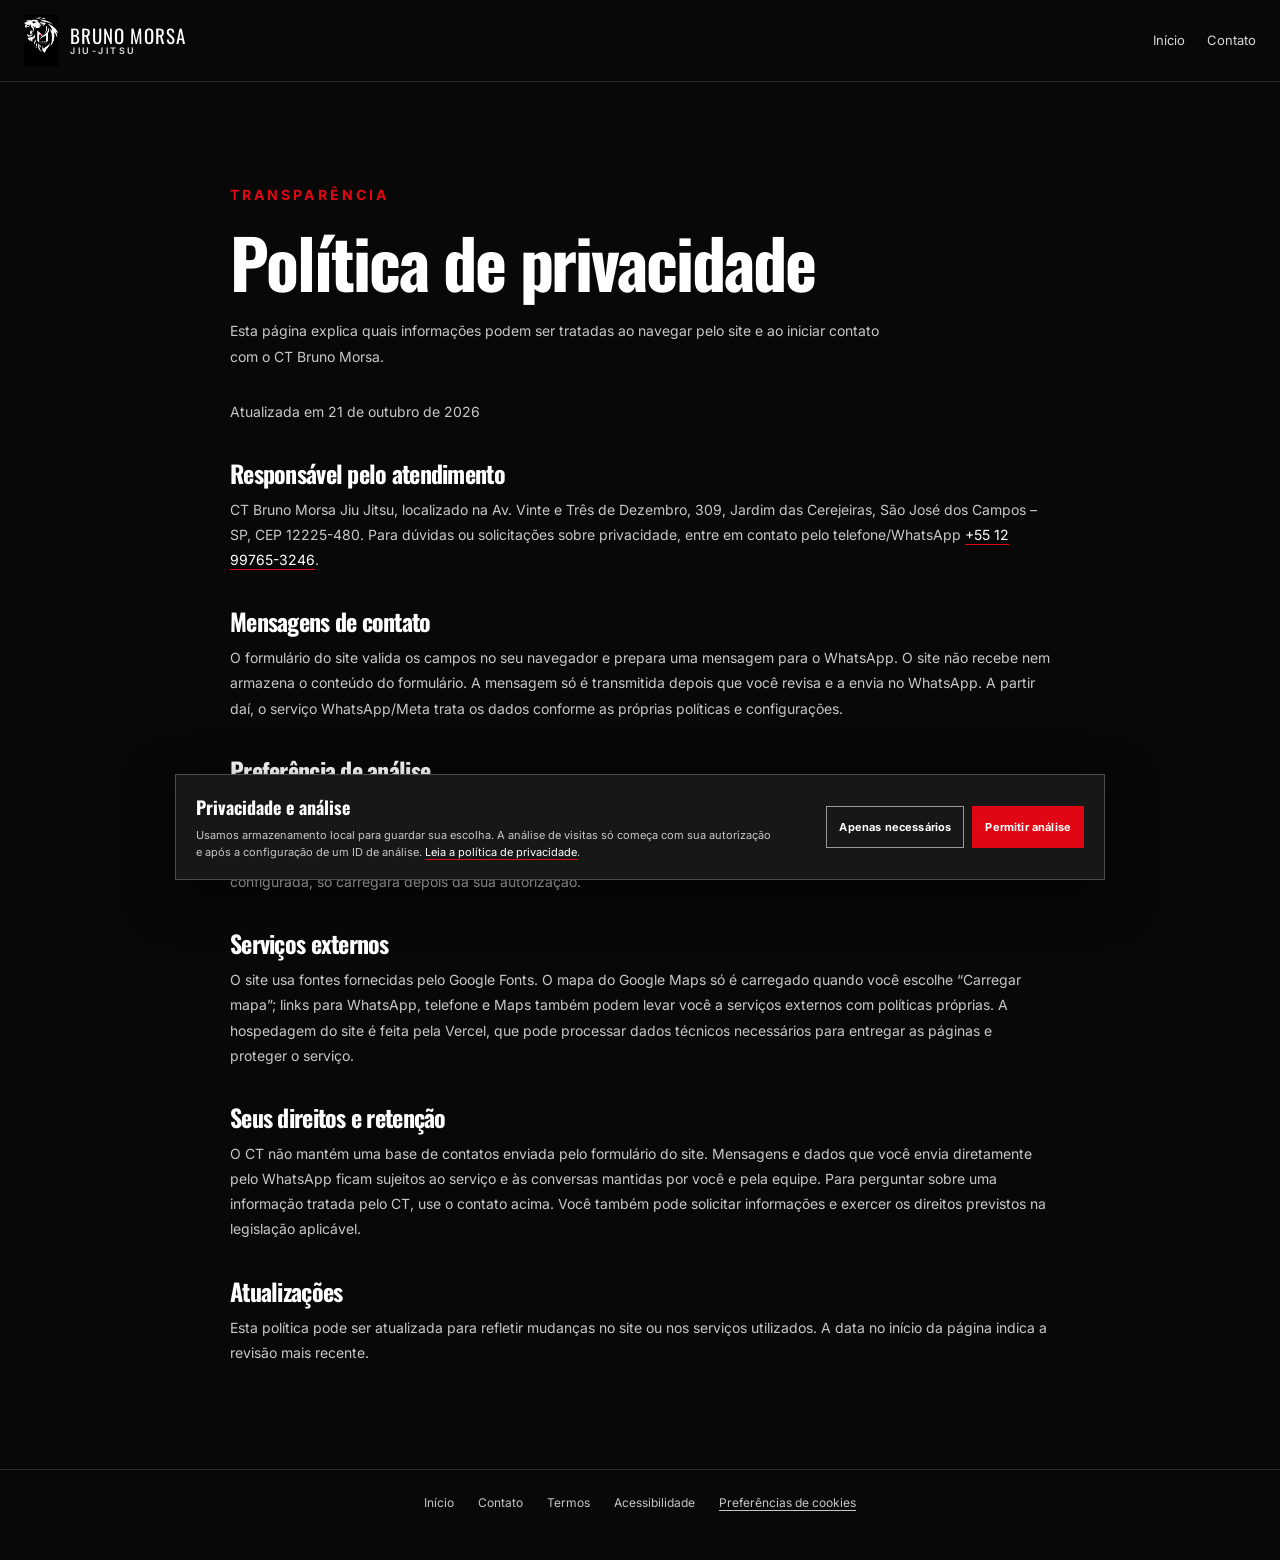
<file: privacidade.html>
<!doctype html>
<html lang="pt-BR"><head>
  <meta charset="utf-8"><meta name="viewport" content="width=device-width,initial-scale=1"><meta name="theme-color" content="#080808">
  <title>Política de privacidade | CT Bruno Morsa</title><meta name="description" content="Saiba como o site do CT Bruno Morsa trata informações, links externos e preferências de privacidade."><link rel="canonical" href="https://morsajiujitsu.vercel.app/privacidade"><meta name="robots" content="index,follow">
  <meta property="og:type" content="website"><meta property="og:url" content="https://morsajiujitsu.vercel.app/privacidade"><meta property="og:locale" content="pt_BR"><meta property="og:site_name" content="CT Bruno Morsa Jiu Jitsu"><meta property="og:title" content="Política de privacidade | CT Bruno Morsa"><meta property="og:description" content="Como o site do CT Bruno Morsa trata informações e preferências de privacidade."><meta property="og:image" content="https://morsajiujitsu.vercel.app/social-preview.jpg"><meta property="og:image:alt" content="CT Bruno Morsa Jiu-Jitsu em São José dos Campos">
  <meta name="twitter:card" content="summary_large_image"><meta name="twitter:title" content="Política de privacidade | CT Bruno Morsa"><meta name="twitter:description" content="Como o site trata informações e preferências de privacidade."><meta name="twitter:image" content="https://morsajiujitsu.vercel.app/social-preview.jpg">
  <link rel="icon" href="/favicon.ico" sizes="any"><link rel="icon" type="image/png" sizes="16x16" href="/favicon-16.png"><link rel="icon" type="image/png" sizes="32x32" href="/favicon-32.png"><link rel="icon" type="image/svg+xml" href="/favicon.svg"><link rel="apple-touch-icon" sizes="180x180" href="/apple-touch-icon.png"><link rel="manifest" href="/site.webmanifest"><link rel="preconnect" href="https://fonts.googleapis.com"><link rel="preconnect" href="https://fonts.gstatic.com" crossorigin><link href="https://fonts.googleapis.com/css2?family=Inter:wght@400;500;600;700;800&family=Oswald:wght@500;600;700&display=swap" rel="stylesheet"><link rel="stylesheet" href="style.css">
  <script src="site-config.js" defer></script><script src="site.js" defer></script>
</head><body class="aux-page"><a class="skip-link" href="#conteudo">Pular para o conteúdo</a><header class="aux-header"><a class="brand" href="/" aria-label="CT Bruno Morsa Jiu Jitsu, início"><img src="logo.png" width="1042" height="1509" alt="Logo CT Morsa Jiu-Jitsu"><span class="brand-name">BRUNO MORSA<small>JIU-JITSU</small></span></a><nav aria-label="Navegação principal"><a href="/">Início</a><a href="contato">Contato</a></nav></header>
<main id="conteudo" class="legal-main legal-copy"><p class="eyebrow">TRANSPARÊNCIA</p><h1>Política de privacidade</h1><p class="aux-lead">Esta página explica quais informações podem ser tratadas ao navegar pelo site e ao iniciar contato com o CT Bruno Morsa.</p><p class="legal-updated">Atualizada em 21 de outubro de 2026</p>
<h2>Responsável pelo atendimento</h2><p>CT Bruno Morsa Jiu Jitsu, localizado na Av. Vinte e Três de Dezembro, 309, Jardim das Cerejeiras, São José dos Campos – SP, CEP 12225-480. Para dúvidas ou solicitações sobre privacidade, entre em contato pelo telefone/WhatsApp <a href="tel:+5512997653246">+55 12 99765-3246</a>.</p>
<h2>Mensagens de contato</h2><p>O formulário do site valida os campos no seu navegador e prepara uma mensagem para o WhatsApp. O site não recebe nem armazena o conteúdo do formulário. A mensagem só é transmitida depois que você revisa e a envia no WhatsApp. A partir daí, o serviço WhatsApp/Meta trata os dados conforme as próprias políticas e configurações.</p>
<h2>Preferência de análise</h2><p>O aviso de privacidade guarda sua escolha (permitir ou recusar análise) no armazenamento local do navegador. Essa preferência pode ser apagada nas configurações do navegador ou alterada pelo link “Preferências de cookies” no rodapé. A medição Google Analytics está preparada, mas permanece desativada enquanto não houver um ID GA4 configurado; se configurada, só carregará depois da sua autorização.</p>
<h2>Serviços externos</h2><p>O site usa fontes fornecidas pelo Google Fonts. O mapa do Google Maps só é carregado quando você escolhe “Carregar mapa”; links para WhatsApp, telefone e Maps também podem levar você a serviços externos com políticas próprias. A hospedagem do site é feita pela Vercel, que pode processar dados técnicos necessários para entregar as páginas e proteger o serviço.</p>
<h2>Seus direitos e retenção</h2><p>O CT não mantém uma base de contatos enviada pelo formulário do site. Mensagens e dados que você envia diretamente pelo WhatsApp ficam sujeitos ao serviço e às conversas mantidas por você e pela equipe. Para perguntar sobre uma informação tratada pelo CT, use o contato acima. Você também pode solicitar informações e exercer os direitos previstos na legislação aplicável.</p>
<h2>Atualizações</h2><p>Esta política pode ser atualizada para refletir mudanças no site ou nos serviços utilizados. A data no início da página indica a revisão mais recente.</p>
</main><footer class="aux-footer"><a href="/">Início</a><a href="contato">Contato</a><a href="termos">Termos</a><a href="acessibilidade">Acessibilidade</a><button type="button" data-cookie-preferences>Preferências de cookies</button></footer></body></html>
</file>
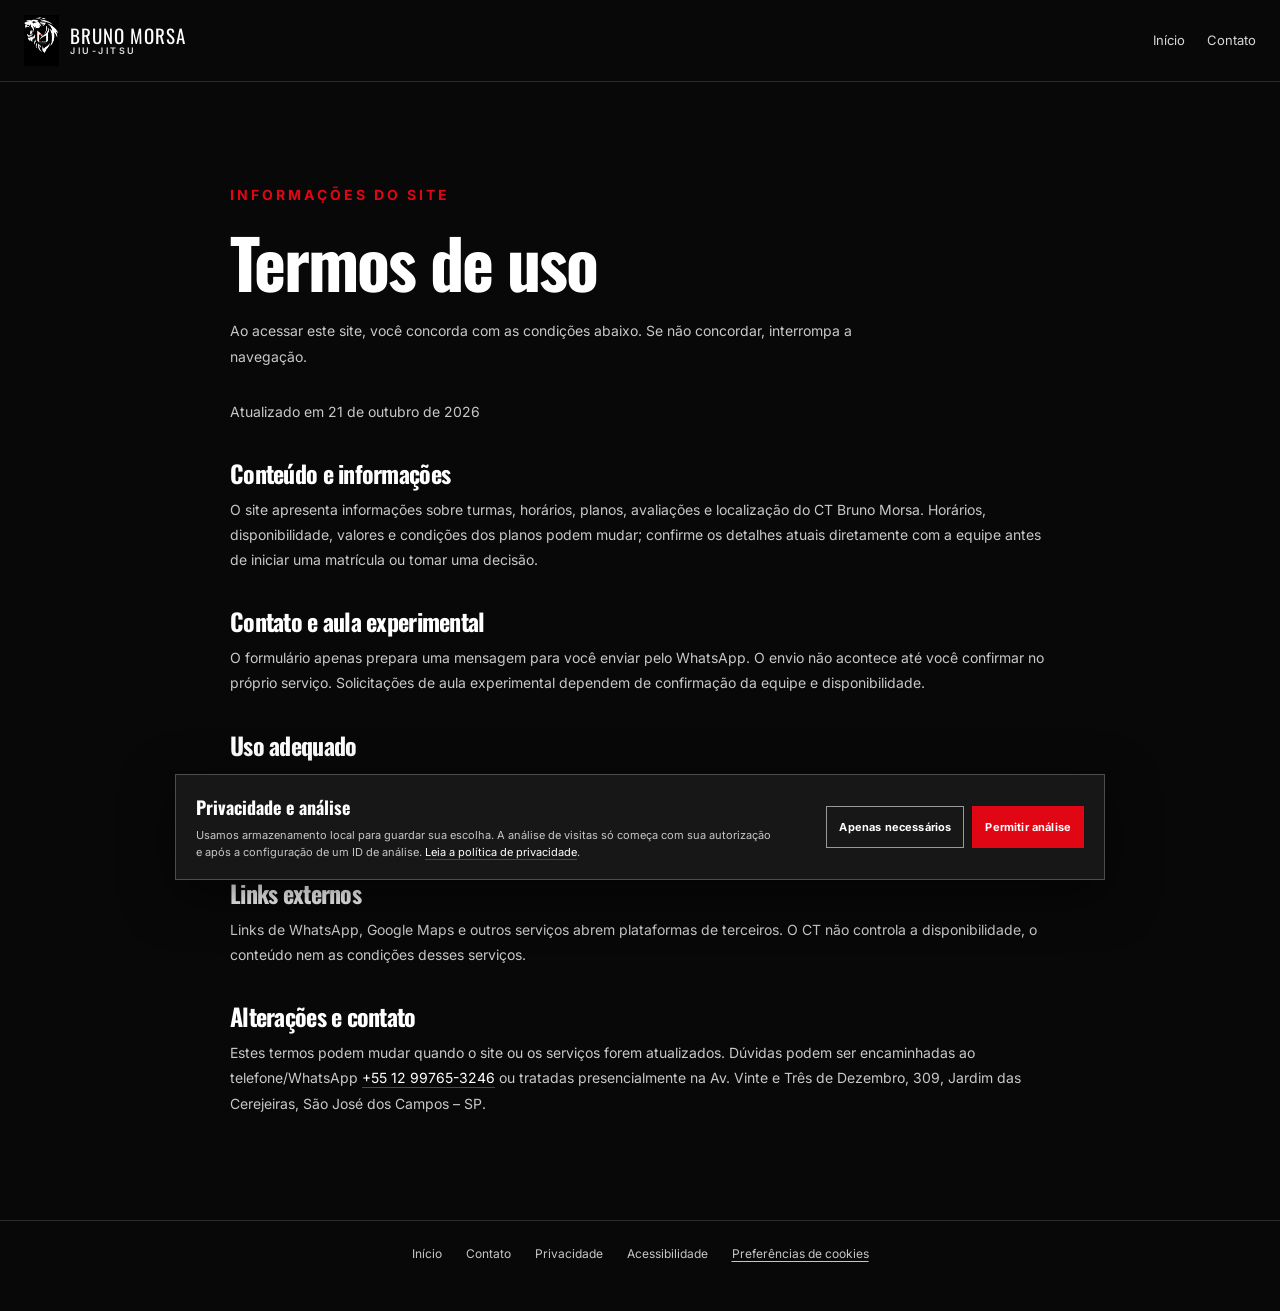
<file: termos.html>
<!doctype html>
<html lang="pt-BR"><head>
  <meta charset="utf-8"><meta name="viewport" content="width=device-width,initial-scale=1"><meta name="theme-color" content="#080808">
  <title>Termos de uso | CT Bruno Morsa</title><meta name="description" content="Consulte as condições de uso do site do CT Bruno Morsa Jiu Jitsu e os canais de contato oficiais."><link rel="canonical" href="https://morsajiujitsu.vercel.app/termos"><meta name="robots" content="index,follow">
  <meta property="og:type" content="website"><meta property="og:url" content="https://morsajiujitsu.vercel.app/termos"><meta property="og:locale" content="pt_BR"><meta property="og:site_name" content="CT Bruno Morsa Jiu Jitsu"><meta property="og:title" content="Termos de uso | CT Bruno Morsa"><meta property="og:description" content="Condições de uso do site e informações sobre os canais oficiais."><meta property="og:image" content="https://morsajiujitsu.vercel.app/social-preview.jpg"><meta property="og:image:alt" content="CT Bruno Morsa Jiu-Jitsu em São José dos Campos">
  <meta name="twitter:card" content="summary_large_image"><meta name="twitter:title" content="Termos de uso | CT Bruno Morsa"><meta name="twitter:description" content="Condições de uso do site do CT Bruno Morsa."><meta name="twitter:image" content="https://morsajiujitsu.vercel.app/social-preview.jpg">
  <link rel="icon" href="/favicon.ico" sizes="any"><link rel="icon" type="image/png" sizes="16x16" href="/favicon-16.png"><link rel="icon" type="image/png" sizes="32x32" href="/favicon-32.png"><link rel="icon" type="image/svg+xml" href="/favicon.svg"><link rel="apple-touch-icon" sizes="180x180" href="/apple-touch-icon.png"><link rel="manifest" href="/site.webmanifest"><link rel="preconnect" href="https://fonts.googleapis.com"><link rel="preconnect" href="https://fonts.gstatic.com" crossorigin><link href="https://fonts.googleapis.com/css2?family=Inter:wght@400;500;600;700;800&family=Oswald:wght@500;600;700&display=swap" rel="stylesheet"><link rel="stylesheet" href="style.css">
  <script src="site-config.js" defer></script><script src="site.js" defer></script>
</head><body class="aux-page"><a class="skip-link" href="#conteudo">Pular para o conteúdo</a><header class="aux-header"><a class="brand" href="/" aria-label="CT Bruno Morsa Jiu Jitsu, início"><img src="logo.png" width="1042" height="1509" alt="Logo CT Morsa Jiu-Jitsu"><span class="brand-name">BRUNO MORSA<small>JIU-JITSU</small></span></a><nav aria-label="Navegação principal"><a href="/">Início</a><a href="contato">Contato</a></nav></header>
<main id="conteudo" class="legal-main legal-copy"><p class="eyebrow">INFORMAÇÕES DO SITE</p><h1>Termos de uso</h1><p class="aux-lead">Ao acessar este site, você concorda com as condições abaixo. Se não concordar, interrompa a navegação.</p><p class="legal-updated">Atualizado em 21 de outubro de 2026</p>
<h2>Conteúdo e informações</h2><p>O site apresenta informações sobre turmas, horários, planos, avaliações e localização do CT Bruno Morsa. Horários, disponibilidade, valores e condições dos planos podem mudar; confirme os detalhes atuais diretamente com a equipe antes de iniciar uma matrícula ou tomar uma decisão.</p>
<h2>Contato e aula experimental</h2><p>O formulário apenas prepara uma mensagem para você enviar pelo WhatsApp. O envio não acontece até você confirmar no próprio serviço. Solicitações de aula experimental dependem de confirmação da equipe e disponibilidade.</p>
<h2>Uso adequado</h2><p>Não utilize o site para tentar interromper seu funcionamento, acessar áreas ou informações sem autorização, nem enviar conteúdo ilegal ou prejudicial. Marcas, textos, fotos e demais elementos pertencem aos respectivos titulares e não devem ser reutilizados sem autorização.</p>
<h2>Links externos</h2><p>Links de WhatsApp, Google Maps e outros serviços abrem plataformas de terceiros. O CT não controla a disponibilidade, o conteúdo nem as condições desses serviços.</p>
<h2>Alterações e contato</h2><p>Estes termos podem mudar quando o site ou os serviços forem atualizados. Dúvidas podem ser encaminhadas ao telefone/WhatsApp <a href="tel:+5512997653246">+55 12 99765-3246</a> ou tratadas presencialmente na Av. Vinte e Três de Dezembro, 309, Jardim das Cerejeiras, São José dos Campos – SP.</p>
</main><footer class="aux-footer"><a href="/">Início</a><a href="contato">Contato</a><a href="privacidade">Privacidade</a><a href="acessibilidade">Acessibilidade</a><button type="button" data-cookie-preferences>Preferências de cookies</button></footer></body></html>
</file>
<file: style.css>
:root {
  color-scheme: dark;
  --black: #080808;
  --surface: #111111;
  --surface-light: #181818;
  --white: #ffffff;
  --muted: #b4b4b4;
  --red: #e10613;
  --line: rgba(255, 255, 255, .14);
  --heading: "Oswald", Impact, sans-serif;
  --body: "Inter", Arial, sans-serif;
  --page-width: 1240px;
  --header-height: 82px;
}

*, *::before, *::after { box-sizing: border-box; }
html { scroll-behavior: smooth; scroll-padding-top: var(--header-height); background: var(--black); }
body { margin: 0; background: var(--black); color: var(--white); font-family: var(--body); font-size: 16px; line-height: 1.65; overflow-x: hidden; }
body.modal-open { overflow: hidden; }
button, a { font: inherit; }
button { color: inherit; }
a { color: inherit; text-decoration: none; }
img { max-width: 100%; }
::selection { color: var(--white); background: var(--red); }
:focus-visible { outline: 3px solid #ff5b63; outline-offset: 4px; }
.page-width { width: min(var(--page-width), calc(100% - 48px)); margin-inline: auto; }
.skip-link { position: fixed; z-index: 100; top: 12px; left: 12px; padding: 10px 16px; transform: translateY(-160%); background: var(--red); color: var(--white); }
.skip-link:focus { transform: translateY(0); }
.header-sentinel { position: absolute; top: 1px; left: 0; width: 1px; height: 1px; pointer-events: none; }

.site-header { position: fixed; z-index: 50; inset: 0 0 auto; border-bottom: 1px solid transparent; transition: background-color .25s ease, border-color .25s ease; }
.site-header.is-solid { background: rgba(8, 8, 8, .96); border-color: var(--line); backdrop-filter: blur(14px); }
.header-inner { width: min(1440px, calc(100% - 56px)); height: var(--header-height); margin-inline: auto; display: flex; align-items: center; justify-content: space-between; gap: 28px; }
.brand { flex: 0 0 auto; display: inline-flex; align-items: center; gap: 11px; min-width: 0; }
.brand img { display: block; width: 35px; height: auto; }
.brand-name { display: grid; gap: 0; font-family: var(--heading); font-size: 19px; line-height: 1.12; letter-spacing: .055em; }
.brand-name small { color: #dedede; font-family: var(--body); font-size: 9px; font-weight: 600; letter-spacing: .28em; }
.site-nav { display: flex; align-items: center; justify-content: flex-end; gap: clamp(15px, 2vw, 29px); }
.site-nav > a:not(.button) { color: #e7e7e7; font-size: 12px; font-weight: 600; transition: color .2s ease; }
.site-nav > a:not(.button):hover { color: var(--white); }
.menu-toggle { display: none; }

.button { display: inline-flex; min-height: 50px; align-items: center; justify-content: center; gap: 10px; padding: 12px 22px; border: 1px solid var(--red); background: var(--red); color: var(--white); font-size: 13px; font-weight: 700; line-height: 1.2; letter-spacing: .015em; text-align: center; transition: background-color .2s ease, border-color .2s ease, transform .2s ease; }
.button:hover { transform: translateY(-2px); background: #bb0610; border-color: #bb0610; }
.button-small { min-height: 42px; padding: 10px 16px; font-size: 12px; }
.button-outline { border-color: rgba(255,255,255,.56); background: transparent; }
.button-outline:hover { border-color: var(--red); background: var(--red); }
.button-light { border-color: var(--white); background: var(--white); color: var(--black); }
.button-light:hover { border-color: #ededed; background: #ededed; }

.hero { position: relative; min-height: 690px; height: 100svh; overflow: hidden; background: #101010; }
.hero-media, .hero-media video, .hero-shade { position: absolute; inset: 0; width: 100%; height: 100%; }
.hero-media video { object-fit: cover; object-position: center; }
.hero-shade { background: linear-gradient(90deg, rgba(0,0,0,.04) 0%, rgba(0,0,0,.10) 31%, rgba(0,0,0,.55) 57%, rgba(0,0,0,.92) 100%); }
.hero-inner { position: relative; z-index: 1; display: flex; height: 100%; min-height: 690px; flex-direction: column; align-items: flex-end; justify-content: center; padding-top: var(--header-height); padding-bottom: 48px; }
.hero-copy { width: min(650px, 58%); padding: 22px 0; text-align: right; }
.eyebrow { margin: 0 0 17px; color: #e1e1e1; font-size: 10px; font-weight: 700; letter-spacing: .22em; line-height: 1.5; }
.eyebrow-rule { display: inline-block; width: 22px; height: 2px; margin: 0 9px 3px; background: var(--red); }
h1, h2, h3, p { margin-top: 0; }
h1, h2, h3 { font-family: var(--heading); font-weight: 700; line-height: 1.12; letter-spacing: -.03em; }
.hero h1 { margin-bottom: 22px; font-size: clamp(44px, 5.2vw, 68px); }
.hero h1 span { color: var(--red); }
.hero-description { max-width: 500px; margin: 0 0 28px auto; color: #e3e3e3; font-size: 15px; }
.hero-actions { display: flex; justify-content: flex-end; gap: 12px; flex-wrap: wrap; }
.hero-scroll { position: absolute; bottom: 28px; left: 0; display: inline-flex; align-items: center; gap: 10px; color: #d3d3d3; font-size: 9px; font-weight: 700; letter-spacing: .2em; }
.hero-scroll span { display: grid; width: 26px; height: 26px; place-items: center; border: 1px solid rgba(255,255,255,.45); border-radius: 50%; font-size: 15px; }

.benefits { background: #121212; border-block: 1px solid var(--line); }
.benefits-inner { display: grid; grid-template-columns: repeat(4, 1fr); }
.benefit { display: flex; min-height: 112px; align-items: center; justify-content: center; gap: 14px; padding: 20px 12px; border-right: 1px solid var(--line); }
.benefit:first-child { border-left: 1px solid var(--line); }
.benefit svg { width: 34px; height: 34px; flex: 0 0 auto; fill: none; stroke: var(--red); stroke-width: 2.1; stroke-linecap: round; stroke-linejoin: round; }
.benefit h2 { margin: 0; font-family: var(--body); font-size: 12px; font-weight: 700; line-height: 1.3; }

.section { padding: clamp(76px, 9vw, 126px) 0; }
.section-dark { background: #0c0c0c; }
.section-heading { max-width: 720px; margin: 0 auto 48px; text-align: center; }
.section-heading .eyebrow, .about-copy .eyebrow, .location-copy .eyebrow, .final-cta .eyebrow { color: var(--red); }
.section-heading h2, .about-copy h2, .reviews-heading h2, .schedule-heading h2, .location-copy h2, .final-cta h2 { margin: 0 0 14px; font-size: clamp(38px, 4.5vw, 58px); letter-spacing: -.035em; }
.section-heading > p:last-child { max-width: 580px; margin: 0 auto; color: var(--muted); font-size: 14px; }
.gallery-section { background: #f0f0f0; color: #101010; }
.gallery-section .section-heading .eyebrow { color: var(--red); }
.gallery-section .section-heading > p:last-child { color: #5f5f5f; }
.album-grid { display: grid; grid-template-columns: repeat(2, minmax(0, 1fr)); gap: 26px; }
.album-card { display: block; padding: 0; border: 0; background: transparent; color: inherit; cursor: pointer; text-align: left; }
.album-image { position: relative; display: block; overflow: hidden; background: #d7d7d7; }
.album-image > img { display: block; width: 100%; height: auto; }
.album-card:hover .album-image { outline: 2px solid var(--red); outline-offset: -2px; }
.album-image::after { position: absolute; inset: 45% 0 0; background: linear-gradient(0deg, rgba(0,0,0,.56), transparent); content: ""; pointer-events: none; }
.album-badge { position: absolute; z-index: 1; bottom: 18px; left: 18px; padding: 9px 12px; background: var(--red); color: var(--white); font-size: 9px; font-weight: 700; letter-spacing: .11em; }
.album-arrow { position: absolute; z-index: 1; right: 18px; bottom: 16px; color: var(--white); font-size: 24px; }
.album-caption { display: flex; align-items: baseline; justify-content: space-between; gap: 12px; padding-top: 17px; }
.album-caption strong { font-family: var(--heading); font-size: 20px; }
.album-caption > span { color: #606060; font-size: 12px; text-align: right; }

.about-section { background: #101010; }
.about-inner { display: grid; grid-template-columns: minmax(0, .85fr) minmax(0, 1fr); align-items: center; gap: clamp(48px, 8vw, 112px); }
.about-mark { display: grid; min-height: 420px; align-content: center; justify-items: center; border: 1px solid var(--line); background: #080808; }
.about-mark img { display: block; width: min(45%, 190px); height: auto; }
.about-mark > span { margin-top: 25px; color: #c5c5c5; font-size: 9px; font-weight: 700; letter-spacing: .2em; }
.about-mark i { color: var(--red); font-style: normal; }
.about-copy h2 { max-width: 600px; font-size: clamp(42px, 5vw, 62px); }
.about-copy > p:not(.eyebrow) { max-width: 600px; color: #bdbdbd; font-size: 14px; }
.text-link { display: inline-flex; min-height: 44px; align-items: center; gap: 10px; margin-top: 7px; border-bottom: 1px solid var(--red); font-size: 12px; font-weight: 700; }
.text-link span { color: var(--red); font-size: 17px; }

.reviews-section { padding-bottom: 104px; background: #0a0a0a; }
.reviews-heading { display: flex; align-items: flex-end; justify-content: space-between; gap: 24px; margin-bottom: 42px; }
.reviews-heading h2 { margin-bottom: 0; font-size: clamp(39px, 5vw, 62px); }
.google-badge { display: inline-flex; min-height: 40px; align-items: center; gap: 8px; padding: 8px 13px; border: 1px solid var(--line); color: #ededed; font-size: 11px; font-weight: 600; white-space: nowrap; }
.review-grid { display: grid; grid-template-columns: repeat(3, minmax(0, 1fr)); gap: 16px; }
.review-card { display: flex; min-height: 244px; flex-direction: column; align-items: flex-start; padding: 24px; border: 1px solid var(--line); background: #141414; }
.review-author { color: var(--white); font-size: 13px; font-weight: 700; line-height: 1.45; }
.review-rating { display: flex; align-items: center; gap: 9px; margin-top: 11px; }
.review-rating span:first-child { color: #f5bd32; font-size: 14px; letter-spacing: .08em; line-height: 1; }
.review-rating span:last-child { color: #b8b8b8; font-size: 10px; }
.review-card blockquote { margin: 17px 0 0; color: #c8c8c8; font-size: 13px; line-height: 1.75; }

.plans-section { background: #f1f1f1; color: #111; }
.plans-section .section-heading .eyebrow { color: var(--red); }
.plans-section .section-heading > p:last-child { color: #5e5e5e; }
.plan-grid { display: grid; grid-template-columns: repeat(3, minmax(0, 1fr)); align-items: stretch; gap: 16px; }
.plan-card { position: relative; display: flex; min-height: 310px; flex-direction: column; align-items: flex-start; padding: 34px; border: 1px solid #d6d6d6; background: #fff; }
.plan-card .button { width: 100%; margin-top: auto; }
.plan-card:not(.plan-featured) .button-outline { border-color: #161616; color: #161616; }
.plan-card:not(.plan-featured) .button-outline:hover { color: var(--white); }
.plan-period { margin-bottom: 19px; color: #666; font-size: 10px; font-weight: 700; letter-spacing: .18em; }
.plan-price { display: flex; align-items: baseline; gap: 7px; margin: 0 0 7px; }
.plan-price strong { font-family: var(--heading); font-size: clamp(38px, 4vw, 54px); line-height: 1; }
.plan-price span { color: #666; font-size: 12px; }
.plan-detail { min-height: 25px; margin: 0 0 22px; color: #666; font-size: 12px; }
.plan-detail strong { color: inherit; }
.plan-featured { z-index: 1; transform: translateY(-12px); border-color: var(--red); background: var(--red); color: var(--white); box-shadow: 0 18px 38px rgba(120, 0, 8, .24); }
.plan-featured .plan-period, .plan-featured .plan-price span, .plan-featured .plan-detail { color: rgba(255,255,255,.85); }
.plan-badge { position: absolute; top: 0; right: 0; padding: 8px 12px; background: #101010; color: var(--white); font-size: 9px; font-weight: 700; letter-spacing: .1em; }

.schedule-section { background: #101010; }
.schedule-inner { display: grid; grid-template-columns: minmax(240px, .8fr) minmax(0, 1.2fr); align-items: center; gap: clamp(48px, 8vw, 110px); }
.schedule-heading { margin: 0; text-align: left; }
.schedule-heading h2 { font-size: clamp(42px, 5vw, 62px); }
.schedule-heading > p:last-child { margin: 0; color: var(--muted); font-size: 14px; }
.schedule-grid { display: grid; grid-template-columns: repeat(2, minmax(0, 1fr)); gap: 14px; }
.schedule-card { padding: 23px 25px; border: 1px solid var(--line); background: #151515; }
.schedule-card h3 { margin: 0 0 14px; font-size: 19px; }
.schedule-card p { display: flex; justify-content: space-between; gap: 16px; margin: 0; padding: 11px 0; border-top: 1px solid var(--line); }
.schedule-card p > span { color: #aaa; font-size: 10px; font-weight: 700; letter-spacing: .15em; }
.schedule-card time { font-size: 13px; font-weight: 600; }

.final-cta { padding: 62px 0; background: var(--red); }
.final-cta-inner { display: flex; align-items: center; justify-content: space-between; gap: 32px; }
.final-cta .eyebrow { color: rgba(255,255,255,.85); }
.final-cta h2 { max-width: 740px; margin-bottom: 10px; font-size: clamp(34px, 4.7vw, 58px); }
.final-cta p:not(.eyebrow) { margin: 0; color: rgba(255,255,255,.85); font-size: 13px; }
.final-cta .button { flex: 0 0 auto; }

.location-section { background: #f0f0f0; color: #111; }
.location-inner { display: grid; grid-template-columns: .8fr 1.2fr; align-items: center; gap: clamp(42px, 7vw, 90px); }
.location-copy h2 { font-size: clamp(42px, 5vw, 60px); }
.location-copy address { margin: 22px 0 10px; color: #4c4c4c; font-size: 14px; font-style: normal; }
.phone-link { display: block; width: fit-content; margin-bottom: 25px; font-size: 14px; font-weight: 700; }
.map-frame { min-height: 400px; overflow: hidden; border: 1px solid #d4d4d4; background: #d7d7d7; }
.map-frame iframe { display: block; width: 100%; height: 400px; border: 0; filter: grayscale(1) contrast(.94); }

.site-footer { padding: 62px 0 20px; background: #080808; }
.footer-main { display: grid; grid-template-columns: 1.2fr .55fr 1fr .75fr; gap: 44px; padding-bottom: 45px; }
.footer-brand { align-self: start; }
.footer-brand img { width: 39px; }
.footer-column { display: flex; flex-direction: column; align-items: flex-start; gap: 7px; }
.footer-column h2 { margin: 0 0 8px; font-family: var(--body); font-size: 11px; font-weight: 700; }
.footer-column a, .footer-column p { margin: 0; color: #b9b9b9; font-size: 11px; line-height: 1.7; }
.footer-column a:hover, .footer-bottom a:hover { color: var(--white); }
.footer-cta { display: inline-flex; align-items: flex-start; justify-content: space-between; padding: 12px 0; border-bottom: 1px solid var(--red); font-size: 12px; font-weight: 700; }
.footer-cta span { padding-left: 18px; color: var(--red); font-size: 16px; }
.footer-bottom { display: flex; justify-content: space-between; gap: 20px; padding-top: 17px; border-top: 1px solid var(--line); color: #929292; font-size: 10px; }
.footer-bottom a { color: #c6c6c6; }

.whatsapp-float { position: fixed; z-index: 45; right: max(20px, calc((100vw - var(--page-width)) / 2)); bottom: max(20px, env(safe-area-inset-bottom)); display: grid; width: 56px; height: 56px; place-items: center; border: 1px solid rgba(255,255,255,.35); border-radius: 50%; background: #18a957; box-shadow: 0 8px 24px rgba(0,0,0,.35); transition: transform .2s ease; }
.whatsapp-float:hover { transform: translateY(-3px); }
.whatsapp-float svg { width: 30px; height: 30px; fill: var(--white); }

.lightbox { position: fixed; inset: 0; width: 100%; max-width: none; height: 100%; max-height: none; margin: 0; padding: 24px; border: 0; background: rgba(4,4,4,.96); color: var(--white); }
.lightbox::backdrop { background: rgba(0,0,0,.88); }
.lightbox-panel { display: flex; width: min(1180px, 100%); height: 100%; flex-direction: column; margin: 0 auto; }
.lightbox-top { display: flex; align-items: center; justify-content: space-between; gap: 20px; }
.lightbox-top .eyebrow { margin-bottom: 3px; color: var(--red); }
.lightbox-top h2 { margin: 0; font-size: 25px; }
.lightbox-close { display: grid; width: 48px; height: 48px; place-items: center; padding: 0; border: 1px solid var(--line); background: transparent; font-size: 34px; line-height: 1; cursor: pointer; }
.lightbox-view { position: relative; display: flex; min-height: 0; flex: 1; align-items: center; justify-content: center; gap: 18px; padding: 14px 0; }
.lightbox-media { display: grid; min-width: 0; height: 100%; flex: 1; place-items: center; margin: 0; touch-action: pan-y; }
.lightbox-media img { display: block; width: auto; height: auto; max-width: 100%; max-height: 100%; object-fit: contain; }
.lightbox-arrow { display: grid; width: 48px; height: 48px; flex: 0 0 auto; place-items: center; border: 1px solid var(--line); border-radius: 50%; background: rgba(255,255,255,.08); font-size: 33px; line-height: 1; cursor: pointer; }
.lightbox-arrow:hover, .lightbox-close:hover { border-color: var(--red); background: var(--red); }
.lightbox-bottom { display: flex; min-height: 72px; align-items: center; justify-content: space-between; gap: 20px; }
.lightbox-count { color: #d0d0d0; font-size: 12px; font-variant-numeric: tabular-nums; }
.lightbox-thumbs { display: flex; gap: 8px; overflow-x: auto; padding: 5px; }
.lightbox-thumb { width: 58px; height: 58px; flex: 0 0 auto; overflow: hidden; padding: 0; border: 1px solid var(--line); background: #151515; cursor: pointer; }
.lightbox-thumb[aria-current="true"] { border: 2px solid var(--red); }
.lightbox-thumb img { display: block; width: 100%; height: 100%; object-fit: contain; }

html.motion-ready [data-reveal] { opacity: 0; transform: translateY(20px); transition: opacity .7s ease, transform .7s ease; }
html.motion-ready [data-reveal].is-visible { opacity: 1; transform: translateY(0); }
html.motion-ready [data-text-reveal] .copy-word { display: inline-block; opacity: 0; transform: translateY(.36em); transition: opacity .5s ease, transform .5s ease; transition-delay: var(--word-delay, 0ms); }
html.motion-ready [data-text-reveal].is-visible .copy-word { opacity: 1; transform: translateY(0); }

@media (max-width: 980px) {
  :root { --header-height: 74px; }
  .header-inner { width: calc(100% - 40px); gap: 16px; }
  .site-nav { gap: 14px; }
  .site-nav > a:not(.button) { font-size: 11px; }
  .nav-cta { padding-inline: 12px; }
  .hero-copy { width: min(600px, 67%); }
  .review-grid { grid-template-columns: repeat(2, minmax(0, 1fr)); }
  .footer-main { grid-template-columns: 1fr 1fr; gap: 34px; }
  .schedule-inner { grid-template-columns: 1fr; gap: 36px; }
  .schedule-heading { text-align: center; }
}

@media (max-width: 720px) {
  :root { --header-height: 68px; }
  .page-width { width: calc(100% - 38px); }
  .header-inner { width: calc(100% - 32px); }
  .brand img { width: 31px; }
  .brand-name { font-size: 17px; }
  .menu-toggle { display: flex; width: 44px; height: 44px; flex-direction: column; align-items: center; justify-content: center; gap: 5px; padding: 0; border: 1px solid var(--line); background: rgba(0,0,0,.3); cursor: pointer; }
  .menu-toggle span { display: block; width: 18px; height: 2px; background: var(--white); transition: transform .2s ease, opacity .2s ease; }
  .menu-toggle[aria-expanded="true"] span:first-child { transform: translateY(7px) rotate(45deg); }
  .menu-toggle[aria-expanded="true"] span:nth-child(2) { opacity: 0; }
  .menu-toggle[aria-expanded="true"] span:last-child { transform: translateY(-7px) rotate(-45deg); }
  .site-nav { position: absolute; top: var(--header-height); right: 0; left: 0; display: none; align-items: stretch; padding: 12px 20px 22px; border-bottom: 1px solid var(--line); background: rgba(8,8,8,.98); }
  .site-nav.is-open { display: grid; gap: 0; }
  .site-nav > a:not(.button) { min-height: 48px; display: flex; align-items: center; border-bottom: 1px solid var(--line); font-size: 13px; }
  .site-nav .nav-cta { margin-top: 14px; }
  .hero { min-height: 660px; height: 100svh; max-height: 960px; }
  .hero-inner { min-height: 660px; align-items: flex-end; justify-content: flex-end; padding-bottom: 76px; }
  .hero-media video { object-position: 44% center; }
  .hero-shade { background: linear-gradient(0deg, rgba(0,0,0,.96) 0%, rgba(0,0,0,.84) 27%, rgba(0,0,0,.28) 68%, rgba(0,0,0,.1) 100%); }
  .hero-copy { width: min(100%, 560px); padding: 20px 0 0; }
  .hero h1 { margin-bottom: 16px; font-size: clamp(38px, 10vw, 50px); }
  .hero .eyebrow { font-size: 9px; }
  .hero-description { max-width: 450px; font-size: 13px; }
  .hero-actions { gap: 9px; }
  .hero-actions .button { min-height: 48px; padding: 11px 14px; font-size: 11px; }
  .hero-scroll { bottom: 20px; }
  .benefits-inner { grid-template-columns: repeat(2, 1fr); }
  .benefit { min-height: 88px; justify-content: flex-start; padding: 16px 12px; border-bottom: 1px solid var(--line); }
  .benefit:nth-child(odd) { border-left: 1px solid var(--line); }
  .benefit:nth-child(even) { border-right: 1px solid var(--line); }
  .benefit:nth-child(n+3) { border-bottom: 0; }
  .benefit svg { width: 29px; height: 29px; }
  .benefit h2 { font-size: 11px; }
  .section { padding: 76px 0; }
  .section-heading { margin-bottom: 34px; }
  .section-heading h2, .about-copy h2, .reviews-heading h2, .schedule-heading h2, .location-copy h2 { font-size: clamp(32px, 8.5vw, 46px); }
  .section-heading > p:last-child { font-size: 13px; }
  .album-grid { grid-template-columns: 1fr; gap: 18px; }
  .album-caption { align-items: flex-start; flex-direction: column; gap: 3px; padding-top: 12px; }
  .album-caption > span { text-align: left; }
  .about-inner { grid-template-columns: 1fr; gap: 36px; }
  .about-mark { min-height: 310px; }
  .about-mark img { width: 125px; }
  .about-copy h2 { font-size: 45px; }
  .reviews-section { padding-bottom: 76px; }
  .reviews-heading { align-items: flex-start; flex-direction: column; margin-bottom: 28px; }
  .google-badge { flex-wrap: wrap; white-space: normal; font-size: 10px; }
  .review-grid { grid-template-columns: 1fr; gap: 12px; }
  .review-card { min-height: 0; padding: 20px; }
  .plan-grid { grid-template-columns: 1fr; gap: 12px; }
  .plan-card { min-height: 285px; padding: 27px; }
  .plan-featured { transform: none; }
  .plan-price strong { font-size: 48px; }
  .schedule-inner { grid-template-columns: 1fr; gap: 30px; }
  .schedule-heading { text-align: center; }
  .schedule-grid { grid-template-columns: 1fr; }
  .schedule-heading h2 { font-size: 43px; }
  .schedule-card { padding: 19px; }
  .schedule-card h3 { font-size: 19px; }
  .schedule-card p { gap: 8px; }
  .schedule-card time { font-size: 12px; text-align: right; }
  .final-cta { padding: 48px 0; }
  .final-cta-inner { align-items: flex-start; flex-direction: column; gap: 24px; }
  .final-cta h2 { font-size: 43px; }
  .location-inner { grid-template-columns: 1fr; gap: 28px; }
  .location-copy { text-align: center; }
  .location-copy h2 { font-size: 45px; }
  .location-copy address { font-size: 13px; }
  .phone-link { margin-inline: auto; }
  .map-frame, .map-frame iframe { min-height: 330px; height: 330px; }
  .site-footer { padding-top: 48px; }
  .footer-main { grid-template-columns: 1fr 1fr; gap: 31px 20px; }
  .footer-brand { grid-column: 1 / -1; }
  .footer-cta { align-self: start; }
  .whatsapp-float { right: 16px; bottom: max(16px, env(safe-area-inset-bottom)); width: 52px; height: 52px; }
  .lightbox { padding: 13px; }
  .lightbox-top h2 { font-size: 22px; }
  .lightbox-close { width: 42px; height: 42px; }
  .lightbox-view { gap: 7px; }
  .lightbox-arrow { width: 39px; height: 39px; font-size: 27px; }
  .lightbox-bottom { min-height: 67px; gap: 10px; }
  .lightbox-thumb { width: 48px; height: 48px; }
}

@media (max-width: 390px) {
  .page-width { width: calc(100% - 30px); }
  .hero h1 { font-size: 38px; }
  .hero-actions .button { padding-inline: 11px; }
  .benefit { gap: 9px; padding-inline: 8px; }
  .benefit h2 { font-size: 10px; }
  .footer-main { gap: 26px 14px; }
  .footer-column p, .footer-column a { font-size: 10px; }
}

@media (prefers-reduced-motion: reduce) {
  *, *::before, *::after { scroll-behavior: auto !important; animation-duration: .01ms !important; animation-iteration-count: 1 !important; transition-duration: .01ms !important; }
  html.motion-ready [data-reveal], html.motion-ready [data-text-reveal] .copy-word { opacity: 1; transform: none; }
}

/* Shared pages, privacy controls, and mobile contact action */
[hidden] { display: none !important; }
.aux-page { min-height: 100vh; padding-bottom: 24px; background: #080808; }
.aux-header { display: flex; min-height: 82px; align-items: center; justify-content: space-between; gap: 24px; padding: 14px max(24px, calc((100vw - 1240px) / 2)); border-bottom: 1px solid var(--line); }
.aux-header nav { display: flex; flex-wrap: wrap; gap: 22px; color: #d6d6d6; font-size: 13px; }
.aux-header nav a:hover, .aux-footer a:hover { color: var(--white); }
.legal-main { width: min(820px, calc(100% - 40px)); margin: 0 auto; padding: clamp(55px, 8vw, 100px) 0 90px; }
.legal-main > .eyebrow { color: var(--red); }
.legal-main h1 { margin: 0 0 18px; font-size: clamp(42px, 7vw, 68px); }
.aux-lead { max-width: 680px; margin: 0 0 30px; color: #c8c8c8; font-size: 16px; }
.legal-updated { color: #969696; font-size: 12px; }
.legal-copy h2, .contact-details h2 { margin: 36px 0 10px; font-size: 24px; }
.legal-copy p, .legal-copy li { color: #c8c8c8; font-size: 14px; line-height: 1.8; }
.legal-copy a, .contact-details a, .confirmation > p a { color: #fff; text-decoration: underline; text-decoration-color: var(--red); text-underline-offset: 4px; }
.confirmation { min-height: 60vh; }
.confirmation .button { margin: 4px 0 24px; text-decoration: none; }
.contact-form { display: grid; gap: 18px; padding: clamp(22px, 5vw, 38px); border: 1px solid var(--line); background: #111; }
.form-field { display: grid; gap: 7px; }
.form-field label { font-size: 13px; font-weight: 700; }
.form-field input, .form-field textarea { width: 100%; min-height: 49px; padding: 12px 14px; border: 1px solid #555; border-radius: 0; background: #080808; color: var(--white); font: inherit; font-size: 14px; }
.form-field textarea { min-height: 135px; resize: vertical; }
.form-field input:focus, .form-field textarea:focus { border-color: #ff5b63; outline: 2px solid #ff5b63; outline-offset: 2px; }
.form-field [aria-invalid="true"] { border-color: #ff7078; }
.field-error { min-height: 18px; color: #ff979c; font-size: 12px; }
.form-status { min-height: 24px; margin: 0; color: #e6e6e6; font-size: 13px; }
.form-note { margin: 0; color: #a8a8a8; font-size: 12px; line-height: 1.7; }
.form-note a { text-decoration: underline; text-decoration-color: var(--red); text-underline-offset: 3px; }
.contact-form button:disabled { cursor: wait; opacity: .72; }
.contact-details { margin-top: 35px; color: #c8c8c8; }
.contact-details h2 { margin-top: 0; color: #fff; }
.contact-details p, .contact-details address { font-size: 14px; font-style: normal; }
.aux-footer { display: flex; flex-wrap: wrap; justify-content: center; gap: 13px 24px; padding: 23px 20px; border-top: 1px solid var(--line); color: #c6c6c6; font-size: 12px; }
.aux-footer button, .footer-legal button { padding: 0; border: 0; background: transparent; color: inherit; font: inherit; text-decoration: underline; text-underline-offset: 3px; cursor: pointer; }
.footer-legal { display: flex; flex-wrap: wrap; justify-content: flex-end; gap: 10px 18px; }
.footer-bottom { align-items: center; }
.map-placeholder { display: grid; min-height: 400px; place-content: center; justify-items: center; gap: 14px; padding: 24px; background: linear-gradient(135deg,#d8d8d8,#bcbcbc); color: #191919; text-align: center; }
.map-placeholder p { margin: 0; font-weight: 700; }
.map-placeholder .button { color: #fff; }
.map-status { max-width: 360px; color: #333; font-size: 12px; }
.mobile-sticky-cta { display: none; }
.cookie-banner { position: fixed; z-index: 100; right: 20px; bottom: 20px; left: 20px; display: flex; max-width: 930px; align-items: center; justify-content: space-between; gap: 22px; margin-inline: auto; padding: 18px 20px; border: 1px solid #4c4c4c; background: #171717; box-shadow: 0 14px 50px rgba(0,0,0,.55); }
.cookie-copy { max-width: 580px; }
.cookie-copy strong { font-family: var(--heading); font-size: 18px; }
.cookie-copy p { margin: 4px 0 0; color: #c7c7c7; font-size: 11px; line-height: 1.55; }
.cookie-copy a { color: #fff; text-decoration: underline; text-decoration-color: var(--red); text-underline-offset: 3px; }
.cookie-actions { display: flex; flex: 0 0 auto; flex-wrap: wrap; justify-content: flex-end; gap: 8px; }
.cookie-actions .button { min-height: 42px; padding: 9px 12px; font-size: 11px; }

@media (max-width: 720px) {
  .aux-header { min-height: 68px; padding: 10px 18px; }
  .aux-header nav { gap: 13px; font-size: 11px; }
  .legal-main { width: calc(100% - 38px); padding-top: 58px; padding-bottom: 88px; }
  .legal-main h1 { font-size: clamp(39px, 10vw, 52px); }
  .aux-lead { font-size: 14px; }
  .footer-bottom { align-items: flex-start; flex-direction: column; }
  .footer-legal { justify-content: flex-start; }
  .map-placeholder, .map-frame iframe { min-height: 330px; height: 330px; }
  .mobile-sticky-cta { position: fixed; z-index: 45; right: 0; bottom: 0; left: 0; display: flex; min-height: calc(58px + env(safe-area-inset-bottom)); align-items: center; justify-content: center; padding: 12px 20px calc(12px + env(safe-area-inset-bottom)); background: var(--red); box-shadow: 0 -8px 30px rgba(0,0,0,.28); color: #fff; font-size: 13px; font-weight: 800; text-align: center; }
  .whatsapp-float { bottom: calc(72px + env(safe-area-inset-bottom)); }
  .cookie-banner { right: 10px; bottom: calc(66px + env(safe-area-inset-bottom)); left: 10px; display: grid; gap: 12px; padding: 15px; }
  .cookie-actions { display: grid; grid-template-columns: 1fr 1fr; }
  .cookie-actions .button { width: 100%; min-height: 43px; }
  .aux-page .mobile-sticky-cta { display: flex; }
  .aux-page[data-no-mobile-cta] .mobile-sticky-cta { display: none; }
  .aux-page { padding-bottom: calc(76px + env(safe-area-inset-bottom)); }
}
@media (max-width: 390px) {
  .aux-header { padding-inline: 14px; }
  .aux-header nav { gap: 9px; font-size: 10px; }
  .legal-main { width: calc(100% - 30px); }
  .contact-form { padding: 18px; }
  .cookie-actions { grid-template-columns: 1fr; }
}
</file>
